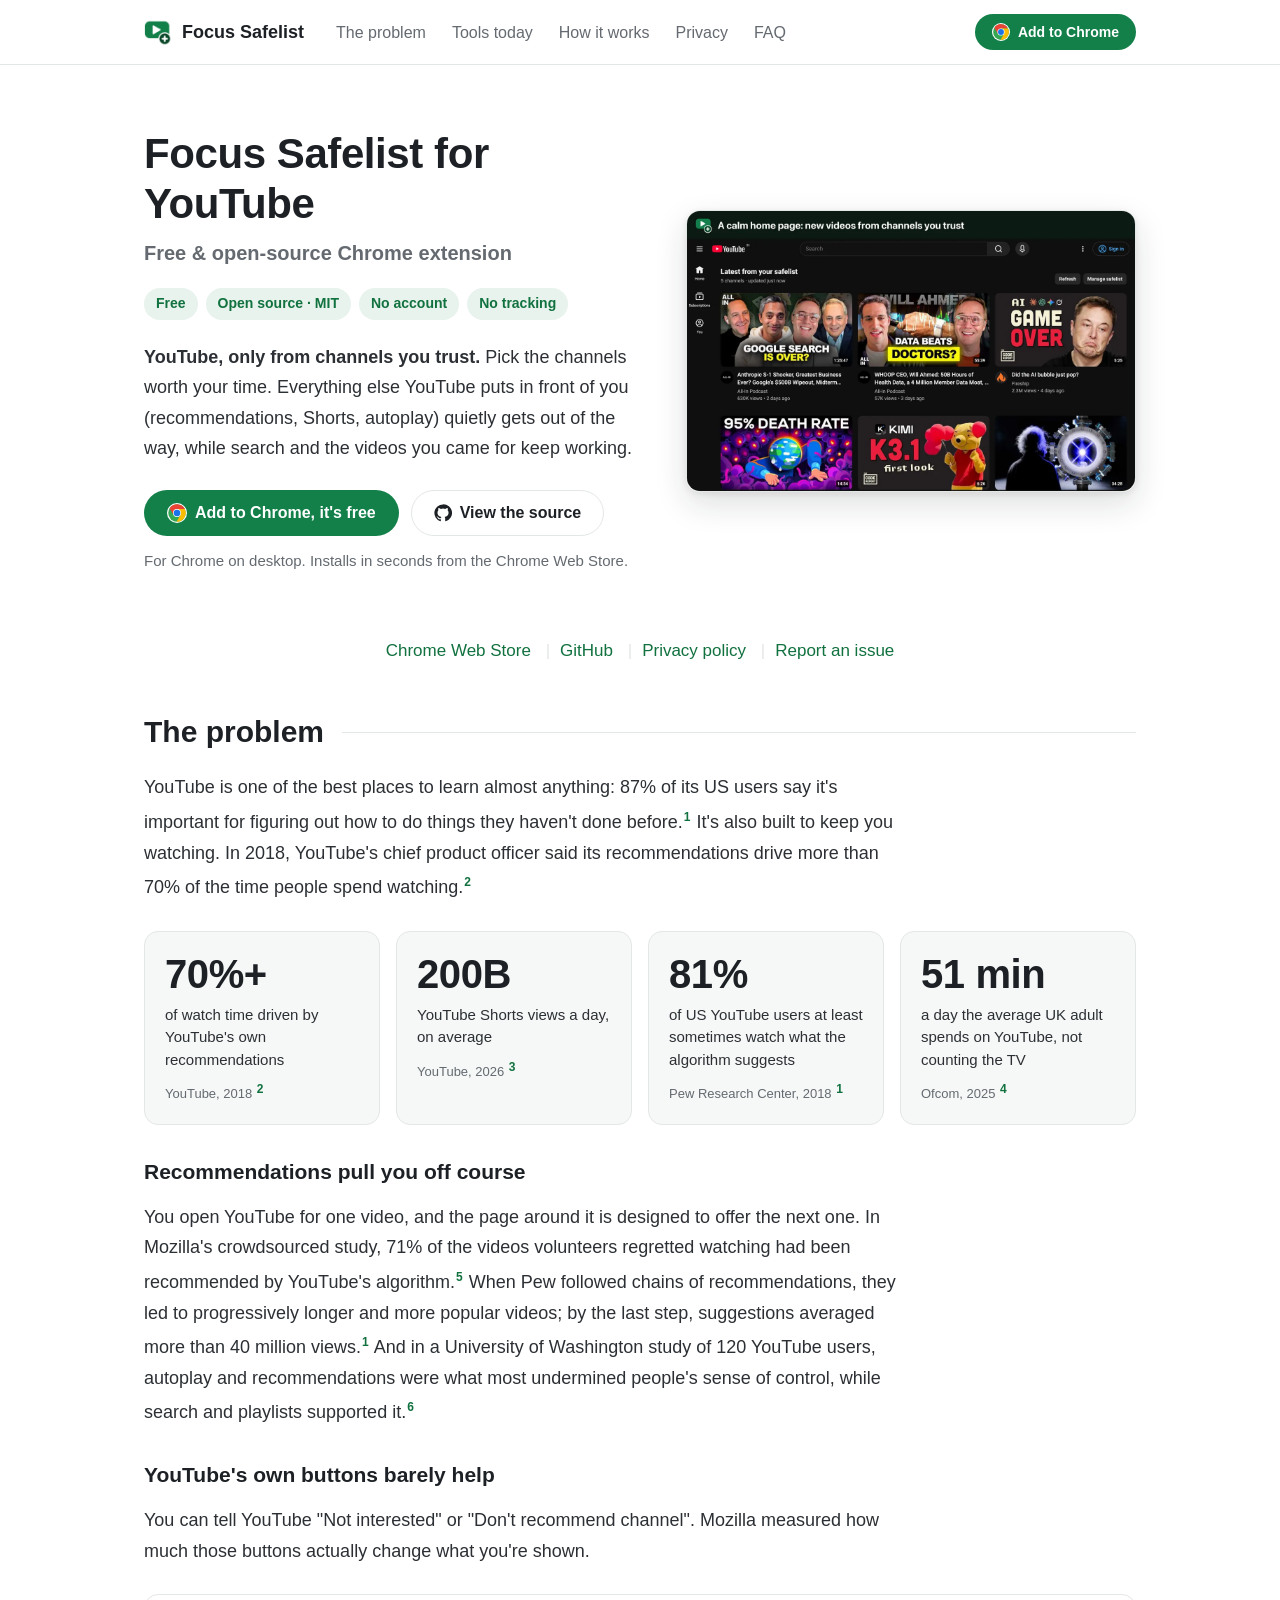
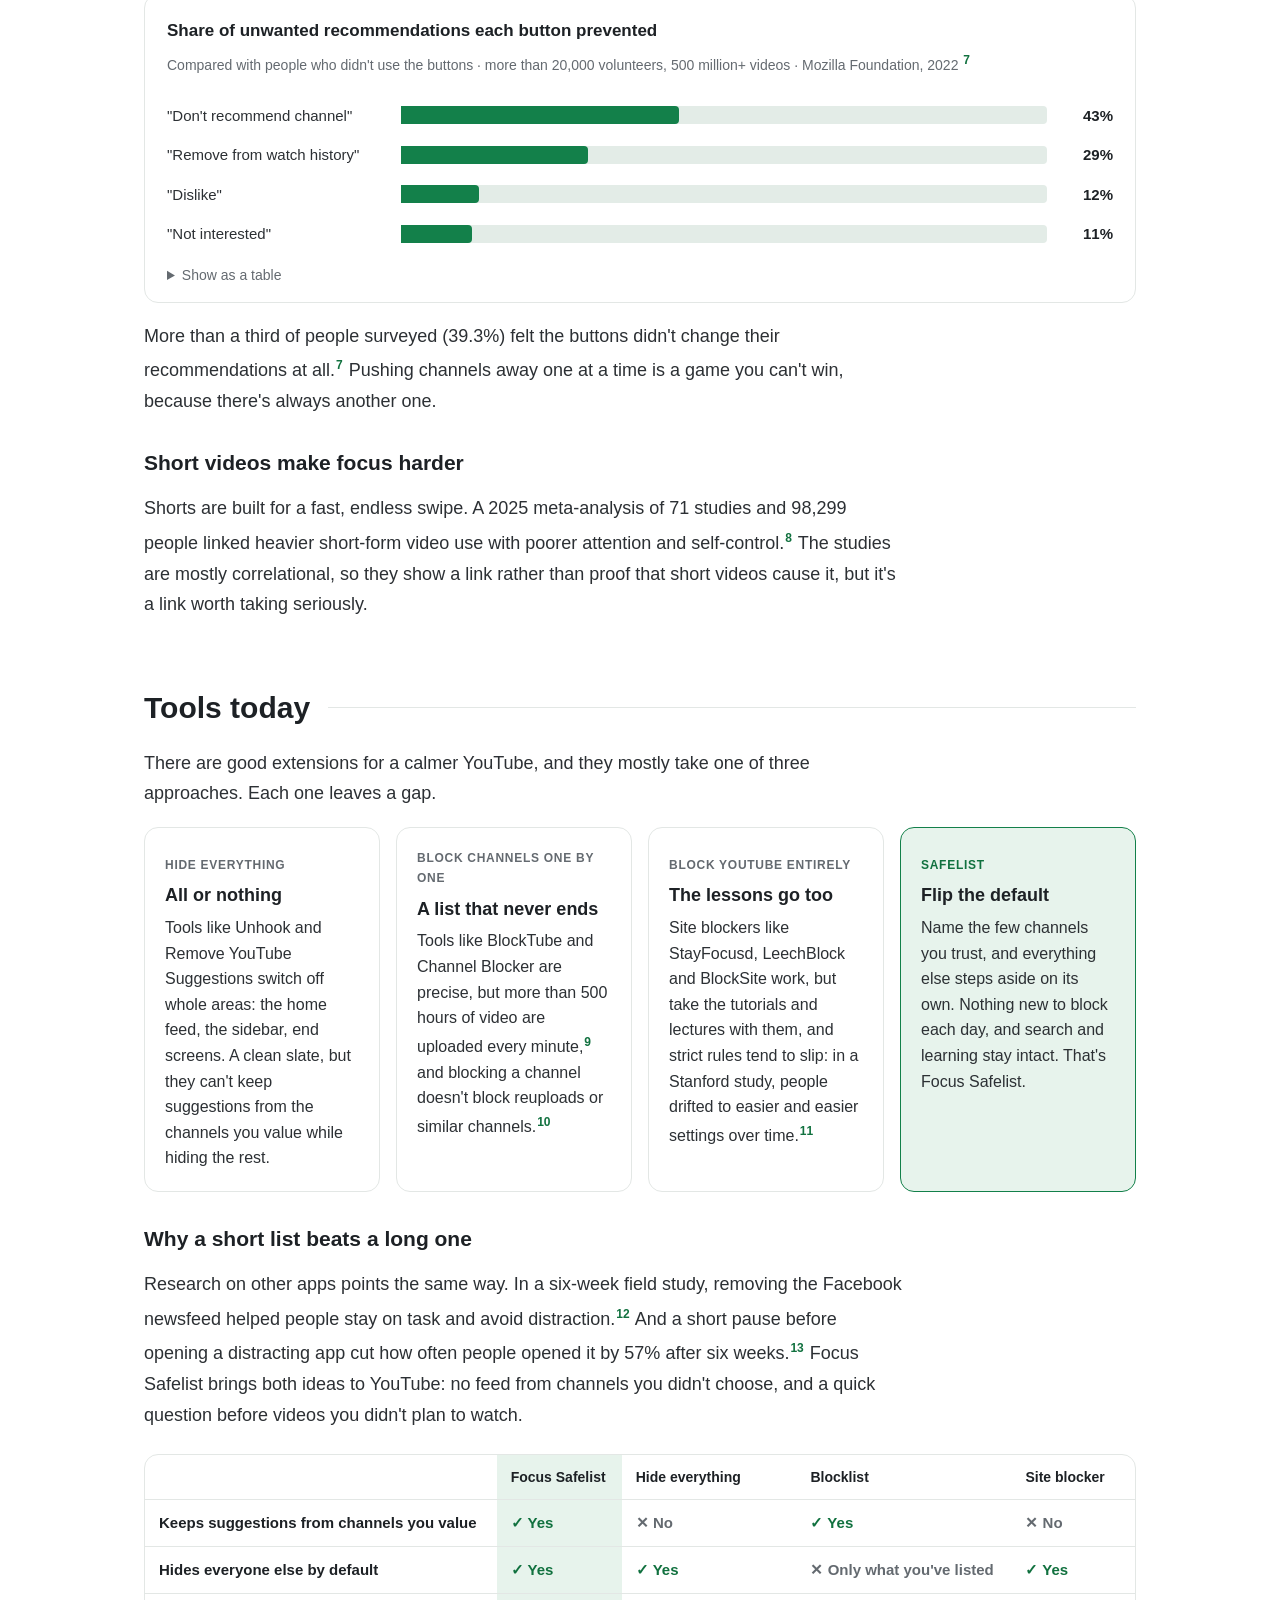
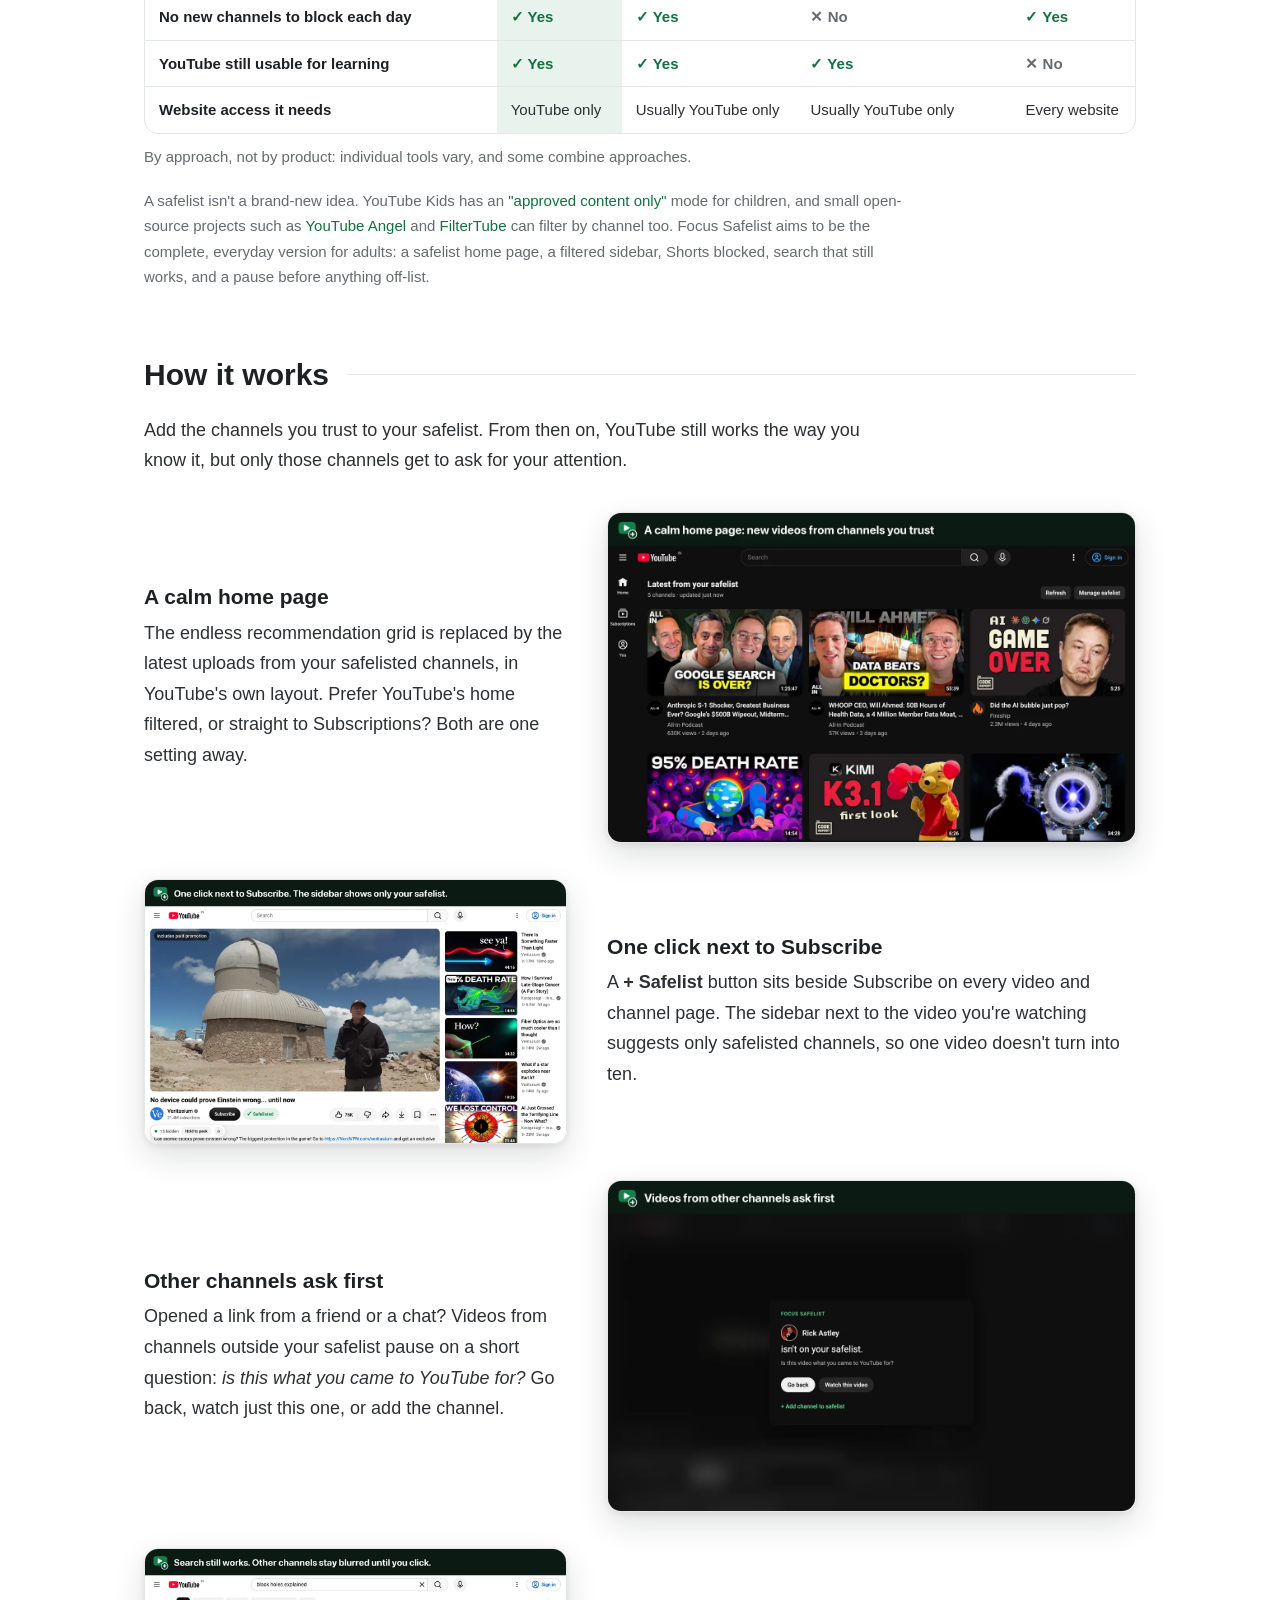
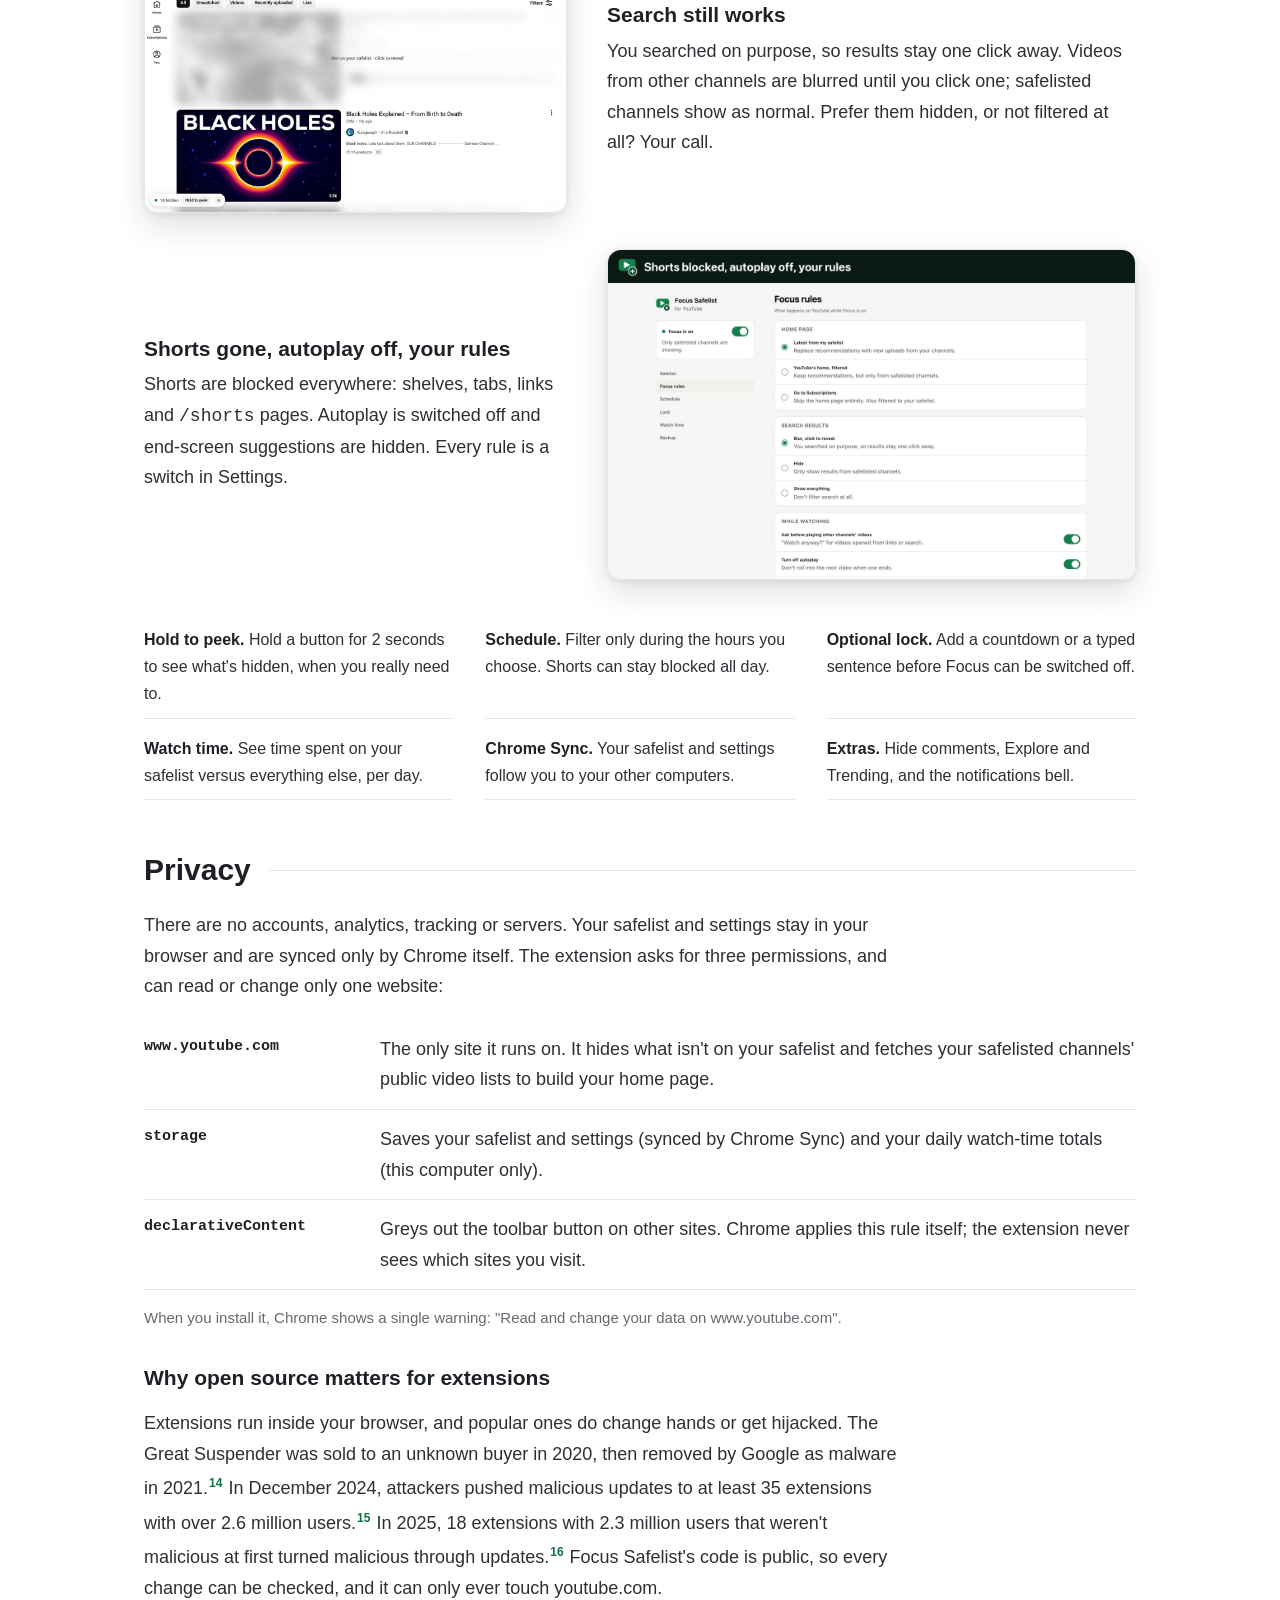
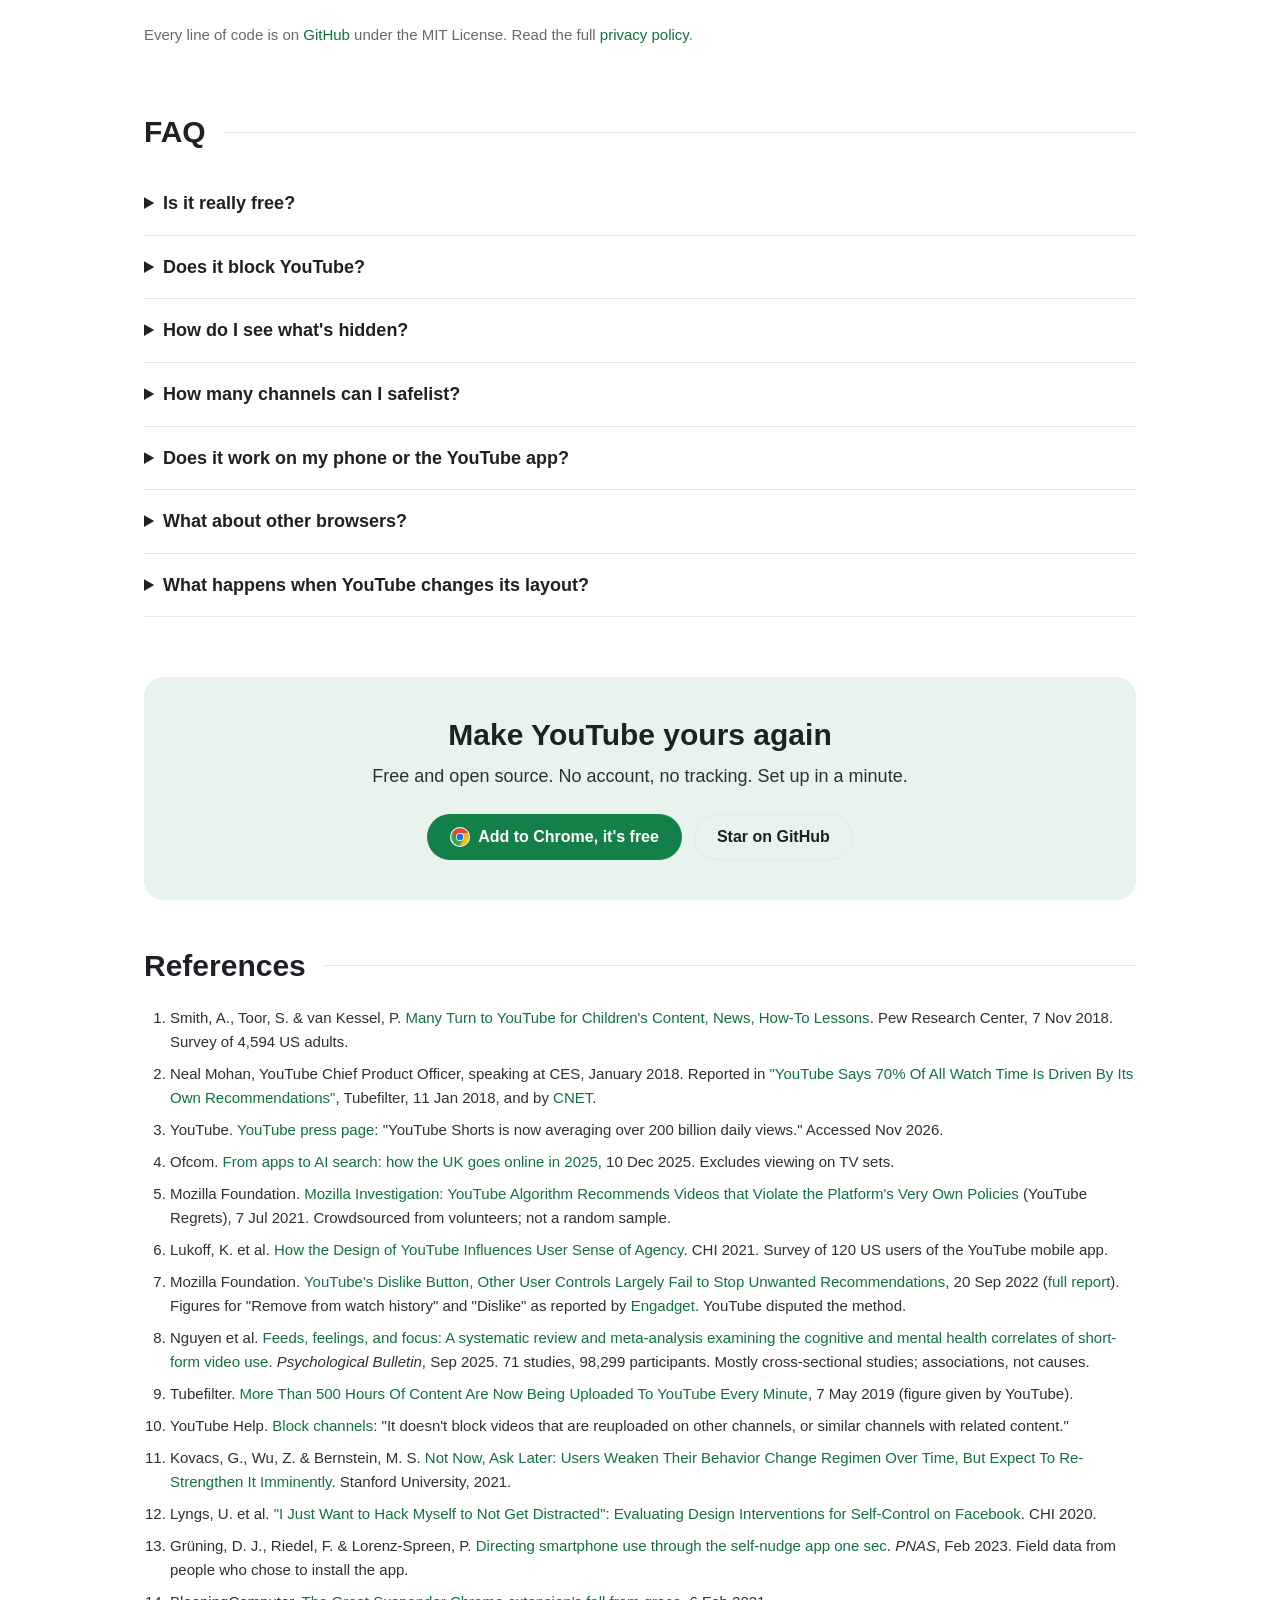
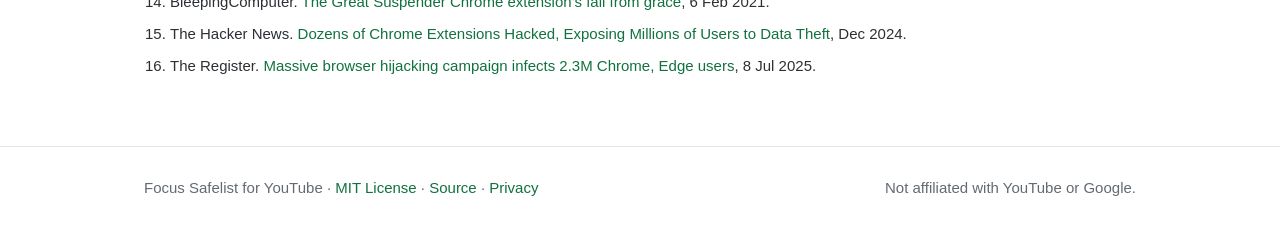
<file: docs/index.html>
<!doctype html>
<html lang="en">
<head>
  <meta charset="utf-8">
  <meta name="viewport" content="width=device-width, initial-scale=1">
  <title>Focus Safelist for YouTube · YouTube, only from channels you trust</title>
  <meta name="description" content="A free, open-source Chrome extension that shows YouTube videos only from channels you trust. Hides other recommendations, blocks Shorts, turns off autoplay. No account, no tracking.">
  <link rel="canonical" href="https://thisisjoey.github.io/focus-safelist/">
  <link rel="icon" type="image/png" href="assets/favicon.png">
  <link rel="stylesheet" href="style.css">
  <meta name="theme-color" content="#13804a">

  <meta property="og:type" content="website">
  <meta property="og:title" content="Focus Safelist for YouTube">
  <meta property="og:description" content="YouTube, only from channels you trust. Free and open source.">
  <meta property="og:url" content="https://thisisjoey.github.io/focus-safelist/">
  <meta property="og:image" content="https://thisisjoey.github.io/focus-safelist/assets/social-card.jpg">
  <meta property="og:image:width" content="1400">
  <meta property="og:image:height" content="560">
  <meta name="twitter:card" content="summary_large_image">

  <script type="application/ld+json">
  {
    "@context": "https://schema.org",
    "@type": "SoftwareApplication",
    "name": "Focus Safelist for YouTube",
    "applicationCategory": "BrowserApplication",
    "operatingSystem": "Chrome",
    "offers": { "@type": "Offer", "price": "0", "priceCurrency": "USD" },
    "license": "https://opensource.org/licenses/MIT",
    "url": "https://thisisjoey.github.io/focus-safelist/",
    "downloadUrl": "https://chromewebstore.google.com/detail/goiilbihmgooemmokanoacgifdchcgjo",
    "codeRepository": "https://github.com/thisisjoey/focus-safelist"
  }
  </script>
</head>
<body>
  <a class="skip" href="#main">Skip to content</a>

  <header class="nav">
    <div class="wrap">
      <a class="brand" href="#top"><img src="assets/icon128.png" alt="" width="28" height="28">Focus Safelist</a>
      <ul class="nav-links">
        <li><a href="#problem">The problem</a></li>
        <li><a href="#tools">Tools today</a></li>
        <li><a href="#how">How it works</a></li>
        <li><a href="#privacy">Privacy</a></li>
        <li><a href="#faq">FAQ</a></li>
      </ul>
      <a class="btn btn-primary btn-small nav-cta" href="https://chromewebstore.google.com/detail/goiilbihmgooemmokanoacgifdchcgjo"><img class="btn-logo" src="assets/chrome.svg" width="20" height="20" alt="">Add to Chrome</a>
    </div>
  </header>

  <main id="main">
    <div class="wrap" id="top">

      <div class="hero">
        <div>
          <h1>Focus Safelist for YouTube</h1>
          <p class="role">Free &amp; open-source Chrome extension</p>
          <ul class="badges" aria-label="At a glance">
            <li>Free</li>
            <li>Open source · MIT</li>
            <li>No account</li>
            <li>No tracking</li>
          </ul>
          <p class="lede"><b>YouTube, only from channels you trust.</b> Pick the channels worth your time. Everything else YouTube puts in front of you (recommendations, Shorts, autoplay) quietly gets out of the way, while search and the videos you came for keep working.</p>
          <div class="cta-row">
            <a class="btn btn-primary" href="https://chromewebstore.google.com/detail/goiilbihmgooemmokanoacgifdchcgjo">
              <img class="btn-logo" src="assets/chrome.svg" width="20" height="20" alt="">
              Add to Chrome, it's free
            </a>
            <a class="btn btn-ghost" href="https://github.com/thisisjoey/focus-safelist">
              <svg viewBox="0 0 24 24" fill="currentColor" aria-hidden="true"><path d="M12 .5a11.5 11.5 0 0 0-3.64 22.41c.58.1.79-.25.79-.56v-2c-3.2.7-3.88-1.37-3.88-1.37-.53-1.33-1.28-1.69-1.28-1.69-1.05-.71.08-.7.08-.7 1.16.08 1.77 1.19 1.77 1.19 1.03 1.77 2.7 1.26 3.36.96.1-.75.4-1.26.73-1.55-2.56-.29-5.25-1.28-5.25-5.69 0-1.26.45-2.29 1.19-3.1-.12-.29-.52-1.47.11-3.06 0 0 .97-.31 3.17 1.18a11 11 0 0 1 5.77 0c2.2-1.49 3.17-1.18 3.17-1.18.63 1.59.23 2.77.11 3.06.74.81 1.19 1.84 1.19 3.1 0 4.42-2.7 5.39-5.26 5.68.41.36.78 1.06.78 2.14v3.17c0 .31.21.67.8.56A11.5 11.5 0 0 0 12 .5Z"/></svg>
              View the source
            </a>
          </div>
          <p class="cta-note">For Chrome on desktop. Installs in seconds from the Chrome Web Store.</p>
        </div>
        <img class="shot" src="assets/screenshot-1-home.webp" width="1280" height="800" alt="YouTube's home page with Focus Safelist on: a grid titled 'Latest from your safelist' showing new uploads from five chosen channels, and no other recommendations.">
      </div>

      <p class="links-row">
        <a href="https://chromewebstore.google.com/detail/goiilbihmgooemmokanoacgifdchcgjo">Chrome Web Store</a> <a href="https://github.com/thisisjoey/focus-safelist">GitHub</a> <a href="https://github.com/thisisjoey/focus-safelist/blob/main/PRIVACY.md">Privacy policy</a> <a href="https://github.com/thisisjoey/focus-safelist/issues">Report an issue</a>
      </p>

      <section id="problem" aria-labelledby="problem-h">
        <h2 id="problem-h">The problem</h2>
        <p class="measure">YouTube is one of the best places to learn almost anything: 87% of its US users say it's important for figuring out how to do things they haven't done before.<sup><a href="#ref-pew">1</a></sup> It's also built to keep you watching. In 2018, YouTube's chief product officer said its recommendations drive more than 70% of the time people spend watching.<sup><a href="#ref-mohan">2</a></sup></p>

        <div class="stats">
          <div class="stat">
            <span class="stat-value">70%+</span>
            <span class="stat-label">of watch time driven by YouTube's own recommendations</span>
            <span class="stat-source">YouTube, 2018 <sup><a href="#ref-mohan">2</a></sup></span>
          </div>
          <div class="stat">
            <span class="stat-value">200B</span>
            <span class="stat-label">YouTube Shorts views a day, on average</span>
            <span class="stat-source">YouTube, 2026 <sup><a href="#ref-shorts">3</a></sup></span>
          </div>
          <div class="stat">
            <span class="stat-value">81%</span>
            <span class="stat-label">of US YouTube users at least sometimes watch what the algorithm suggests</span>
            <span class="stat-source">Pew Research Center, 2018 <sup><a href="#ref-pew">1</a></sup></span>
          </div>
          <div class="stat">
            <span class="stat-value">51 min</span>
            <span class="stat-label">a day the average UK adult spends on YouTube, not counting the TV</span>
            <span class="stat-source">Ofcom, 2025 <sup><a href="#ref-ofcom">4</a></sup></span>
          </div>
        </div>

        <h3 class="gap">Recommendations pull you off course</h3>
        <p class="measure">You open YouTube for one video, and the page around it is designed to offer the next one. In Mozilla's crowdsourced study, 71% of the videos volunteers regretted watching had been recommended by YouTube's algorithm.<sup><a href="#ref-regrets">5</a></sup> When Pew followed chains of recommendations, they led to progressively longer and more popular videos; by the last step, suggestions averaged more than 40 million views.<sup><a href="#ref-pew">1</a></sup> And in a University of Washington study of 120 YouTube users, autoplay and recommendations were what most undermined people's sense of control, while search and playlists supported it.<sup><a href="#ref-lukoff">6</a></sup></p>

        <h3 class="gap">YouTube's own buttons barely help</h3>
        <p class="measure">You can tell YouTube "Not interested" or "Don't recommend channel". Mozilla measured how much those buttons actually change what you're shown.</p>

        <figure class="chart" aria-labelledby="chart-title">
          <p class="chart-title" id="chart-title">Share of unwanted recommendations each button prevented</p>
          <p class="chart-sub">Compared with people who didn't use the buttons · more than 20,000 volunteers, 500 million+ videos · Mozilla Foundation, 2022 <sup><a href="#ref-buttons">7</a></sup></p>
          <ul class="bars">
            <li class="bar-row" tabindex="0" aria-label="Don't recommend channel: prevented 43% of unwanted recommendations">
              <span class="bar-name">"Don't recommend channel"</span>
              <span class="bar-track"><span class="bar-fill" style="width: 43%"></span></span>
              <span class="bar-value">43%</span>
              <span class="bar-tip" aria-hidden="true">"Don't recommend channel" prevented 43% of unwanted recommendations, the best of the four.</span>
            </li>
            <li class="bar-row" tabindex="0" aria-label="Remove from watch history: prevented 29% of unwanted recommendations">
              <span class="bar-name">"Remove from watch history"</span>
              <span class="bar-track"><span class="bar-fill" style="width: 29%"></span></span>
              <span class="bar-value">29%</span>
              <span class="bar-tip" aria-hidden="true">"Remove from watch history" prevented 29% of unwanted recommendations.</span>
            </li>
            <li class="bar-row" tabindex="0" aria-label="Dislike: prevented 12% of unwanted recommendations">
              <span class="bar-name">"Dislike"</span>
              <span class="bar-track"><span class="bar-fill" style="width: 12%"></span></span>
              <span class="bar-value">12%</span>
              <span class="bar-tip" aria-hidden="true">"Dislike" prevented 12% of unwanted recommendations.</span>
            </li>
            <li class="bar-row" tabindex="0" aria-label="Not interested: prevented 11% of unwanted recommendations">
              <span class="bar-name">"Not interested"</span>
              <span class="bar-track"><span class="bar-fill" style="width: 11%"></span></span>
              <span class="bar-value">11%</span>
              <span class="bar-tip" aria-hidden="true">"Not interested" prevented 11% of unwanted recommendations.</span>
            </li>
          </ul>
          <details>
            <summary>Show as a table</summary>
            <table>
              <thead><tr><th scope="col">YouTube button</th><th scope="col">Unwanted recommendations prevented</th></tr></thead>
              <tbody>
                <tr><td>Don't recommend channel</td><td>43%</td></tr>
                <tr><td>Remove from watch history</td><td>29%</td></tr>
                <tr><td>Dislike</td><td>12%</td></tr>
                <tr><td>Not interested</td><td>11%</td></tr>
              </tbody>
            </table>
          </details>
        </figure>
        <p class="measure">More than a third of people surveyed (39.3%) felt the buttons didn't change their recommendations at all.<sup><a href="#ref-buttons">7</a></sup> Pushing channels away one at a time is a game you can't win, because there's always another one.</p>

        <h3 class="gap">Short videos make focus harder</h3>
        <p class="measure">Shorts are built for a fast, endless swipe. A 2025 meta-analysis of 71 studies and 98,299 people linked heavier short-form video use with poorer attention and self-control.<sup><a href="#ref-sfv">8</a></sup> The studies are mostly correlational, so they show a link rather than proof that short videos cause it, but it's a link worth taking seriously.</p>
      </section>

      <section id="tools" aria-labelledby="tools-h">
        <h2 id="tools-h">Tools today</h2>
        <p class="measure">There are good extensions for a calmer YouTube, and they mostly take one of three approaches. Each one leaves a gap.</p>

        <div class="cards">
          <div class="card">
            <span class="tag">Hide everything</span>
            <h3>All or nothing</h3>
            <p>Tools like Unhook and Remove YouTube Suggestions switch off whole areas: the home feed, the sidebar, end screens. A clean slate, but they can't keep suggestions from the channels you value while hiding the rest.</p>
          </div>
          <div class="card">
            <span class="tag">Block channels one by one</span>
            <h3>A list that never ends</h3>
            <p>Tools like BlockTube and Channel Blocker are precise, but more than 500 hours of video are uploaded every minute,<sup><a href="#ref-uploads">9</a></sup> and blocking a channel doesn't block reuploads or similar channels.<sup><a href="#ref-block">10</a></sup></p>
          </div>
          <div class="card">
            <span class="tag">Block YouTube entirely</span>
            <h3>The lessons go too</h3>
            <p>Site blockers like StayFocusd, LeechBlock and BlockSite work, but take the tutorials and lectures with them, and strict rules tend to slip: in a Stanford study, people drifted to easier and easier settings over time.<sup><a href="#ref-kovacs">11</a></sup></p>
          </div>
          <div class="card ours">
            <span class="tag">Safelist</span>
            <h3>Flip the default</h3>
            <p>Name the few channels you trust, and everything else steps aside on its own. Nothing new to block each day, and search and learning stay intact. That's Focus Safelist.</p>
          </div>
        </div>

        <h3 class="gap">Why a short list beats a long one</h3>
        <p class="measure">Research on other apps points the same way. In a six-week field study, removing the Facebook newsfeed helped people stay on task and avoid distraction.<sup><a href="#ref-lyngs">12</a></sup> And a short pause before opening a distracting app cut how often people opened it by 57% after six weeks.<sup><a href="#ref-onesec">13</a></sup> Focus Safelist brings both ideas to YouTube: no feed from channels you didn't choose, and a quick question before videos you didn't plan to watch.</p>

        <div class="table-scroll gap-top">
          <table>
            <caption class="sr-only">How common approaches compare with a safelist</caption>
            <thead>
              <tr>
                <th scope="col"></th>
                <th scope="col" class="col-ours">Focus Safelist</th>
                <th scope="col">Hide everything</th>
                <th scope="col">Blocklist</th>
                <th scope="col">Site blocker</th>
              </tr>
            </thead>
            <tbody>
              <tr>
                <th scope="row">Keeps suggestions from channels you value</th>
                <td class="col-ours"><span class="yes">✓ Yes</span></td>
                <td><span class="no">✕ No</span></td>
                <td><span class="yes">✓ Yes</span></td>
                <td><span class="no">✕ No</span></td>
              </tr>
              <tr>
                <th scope="row">Hides everyone else by default</th>
                <td class="col-ours"><span class="yes">✓ Yes</span></td>
                <td><span class="yes">✓ Yes</span></td>
                <td><span class="no">✕ Only what you've listed</span></td>
                <td><span class="yes">✓ Yes</span></td>
              </tr>
              <tr>
                <th scope="row">No new channels to block each day</th>
                <td class="col-ours"><span class="yes">✓ Yes</span></td>
                <td><span class="yes">✓ Yes</span></td>
                <td><span class="no">✕ No</span></td>
                <td><span class="yes">✓ Yes</span></td>
              </tr>
              <tr>
                <th scope="row">YouTube still usable for learning</th>
                <td class="col-ours"><span class="yes">✓ Yes</span></td>
                <td><span class="yes">✓ Yes</span></td>
                <td><span class="yes">✓ Yes</span></td>
                <td><span class="no">✕ No</span></td>
              </tr>
              <tr>
                <th scope="row">Website access it needs</th>
                <td class="col-ours">YouTube only</td>
                <td>Usually YouTube only</td>
                <td>Usually YouTube only</td>
                <td>Every website</td>
              </tr>
            </tbody>
          </table>
        </div>
        <p class="small muted note">By approach, not by product: individual tools vary, and some combine approaches.</p>

        <p class="measure small muted">A safelist isn't a brand-new idea. YouTube Kids has an <a href="https://support.google.com/youtubekids/answer/6172307">"approved content only"</a> mode for children, and small open-source projects such as <a href="https://github.com/ltrinchini/Youtube-Angel">YouTube Angel</a> and <a href="https://github.com/varshneydevansh/FilterTube">FilterTube</a> can filter by channel too. Focus Safelist aims to be the complete, everyday version for adults: a safelist home page, a filtered sidebar, Shorts blocked, search that still works, and a pause before anything off-list.</p>
      </section>

      <section id="how" aria-labelledby="how-h">
        <h2 id="how-h">How it works</h2>
        <p class="measure">Add the channels you trust to your safelist. From then on, YouTube still works the way you know it, but only those channels get to ask for your attention.</p>

        <div class="feature">
          <div class="feature-text">
            <h3>A calm home page</h3>
            <p>The endless recommendation grid is replaced by the latest uploads from your safelisted channels, in YouTube's own layout. Prefer YouTube's home filtered, or straight to Subscriptions? Both are one setting away.</p>
          </div>
          <figure><img class="shot" src="assets/screenshot-1-home.webp" width="1280" height="800" loading="lazy" alt="Home page showing 'Latest from your safelist' with new videos from chosen channels."></figure>
        </div>

        <div class="feature">
          <div class="feature-text">
            <h3>One click next to Subscribe</h3>
            <p>A <b>+&nbsp;Safelist</b> button sits beside Subscribe on every video and channel page. The sidebar next to the video you're watching suggests only safelisted channels, so one video doesn't turn into ten.</p>
          </div>
          <figure><img class="shot" src="assets/screenshot-2-watch.webp" width="1280" height="800" loading="lazy" alt="A Veritasium video page with a green 'Safelisted' button next to Subscribe, and a sidebar showing only videos from safelisted channels."></figure>
        </div>

        <div class="feature">
          <div class="feature-text">
            <h3>Other channels ask first</h3>
            <p>Opened a link from a friend or a chat? Videos from channels outside your safelist pause on a short question: <i>is this what you came to YouTube for?</i> Go back, watch just this one, or add the channel.</p>
          </div>
          <figure><img class="shot" src="assets/screenshot-3-gate.webp" width="1280" height="800" loading="lazy" alt="A dialog over a blurred page: 'Rick Astley isn't on your safelist. Is this video what you came to YouTube for?' with Go back and Watch this video buttons."></figure>
        </div>

        <div class="feature">
          <div class="feature-text">
            <h3>Search still works</h3>
            <p>You searched on purpose, so results stay one click away. Videos from other channels are blurred until you click one; safelisted channels show as normal. Prefer them hidden, or not filtered at all? Your call.</p>
          </div>
          <figure><img class="shot" src="assets/screenshot-4-search.webp" width="1280" height="800" loading="lazy" alt="Search results for 'black holes explained': a result from a non-safelisted channel is blurred with 'Not on your safelist, click to reveal', while a Kurzgesagt video shows normally."></figure>
        </div>

        <div class="feature">
          <div class="feature-text">
            <h3>Shorts gone, autoplay off, your rules</h3>
            <p>Shorts are blocked everywhere: shelves, tabs, links and <code>/shorts</code> pages. Autoplay is switched off and end-screen suggestions are hidden. Every rule is a switch in Settings.</p>
          </div>
          <figure><img class="shot" src="assets/screenshot-5-settings.webp" width="1280" height="800" loading="lazy" alt="The Focus rules settings page with options for the home page, search results and while watching."></figure>
        </div>

        <ul class="mini-list">
          <li><b>Hold to peek.</b> Hold a button for 2 seconds to see what's hidden, when you really need to.</li>
          <li><b>Schedule.</b> Filter only during the hours you choose. Shorts can stay blocked all day.</li>
          <li><b>Optional lock.</b> Add a countdown or a typed sentence before Focus can be switched off.</li>
          <li><b>Watch time.</b> See time spent on your safelist versus everything else, per day.</li>
          <li><b>Chrome Sync.</b> Your safelist and settings follow you to your other computers.</li>
          <li><b>Extras.</b> Hide comments, Explore and Trending, and the notifications bell.</li>
        </ul>
      </section>

      <section id="privacy" aria-labelledby="privacy-h">
        <h2 id="privacy-h">Privacy</h2>
        <p class="measure">There are no accounts, analytics, tracking or servers. Your safelist and settings stay in your browser and are synced only by Chrome itself. The extension asks for three permissions, and can read or change only one website:</p>
        <ul class="perms">
          <li><code>www.youtube.com</code><span>The only site it runs on. It hides what isn't on your safelist and fetches your safelisted channels' public video lists to build your home page.</span></li>
          <li><code>storage</code><span>Saves your safelist and settings (synced by Chrome Sync) and your daily watch-time totals (this computer only).</span></li>
          <li><code>declarativeContent</code><span>Greys out the toolbar button on other sites. Chrome applies this rule itself; the extension never sees which sites you visit.</span></li>
        </ul>
        <p class="small muted">When you install it, Chrome shows a single warning: "Read and change your data on www.youtube.com".</p>

        <h3 class="gap">Why open source matters for extensions</h3>
        <p class="measure">Extensions run inside your browser, and popular ones do change hands or get hijacked. The Great Suspender was sold to an unknown buyer in 2020, then removed by Google as malware in 2021.<sup><a href="#ref-suspender">14</a></sup> In December 2024, attackers pushed malicious updates to at least 35 extensions with over 2.6 million users.<sup><a href="#ref-cyberhaven">15</a></sup> In 2025, 18 extensions with 2.3 million users that weren't malicious at first turned malicious through updates.<sup><a href="#ref-reddirection">16</a></sup> Focus Safelist's code is public, so every change can be checked, and it can only ever touch youtube.com.</p>
        <p class="small muted">Every line of code is on <a href="https://github.com/thisisjoey/focus-safelist">GitHub</a> under the MIT License. Read the full <a href="https://github.com/thisisjoey/focus-safelist/blob/main/PRIVACY.md">privacy policy</a>.</p>
      </section>

      <section id="faq" class="faq" aria-labelledby="faq-h">
        <h2 id="faq-h">FAQ</h2>
        <details>
          <summary>Is it really free?</summary>
          <p>Yes. No paid tier, no ads, no account. The source code is MIT-licensed on GitHub.</p>
        </details>
        <details>
          <summary>Does it block YouTube?</summary>
          <p>No, and that's the point. Search, your subscriptions and every video from your safelisted channels work as usual. It removes the parts designed to pull you somewhere you didn't plan to go.</p>
        </details>
        <details>
          <summary>How do I see what's hidden?</summary>
          <p>A small bar at the bottom-left of YouTube shows how many videos are hidden. Hold <b>Hold to peek</b> for 2 seconds (you can change this in Settings) to see them. You can also switch Focus off from the toolbar button.</p>
        </details>
        <details>
          <summary>How many channels can I safelist?</summary>
          <p>About 400, the limit of Chrome's sync storage. Most people need far fewer: the point is a short list of channels you'd choose on purpose.</p>
        </details>
        <details>
          <summary>Does it work on my phone or the YouTube app?</summary>
          <p>No. It's a Chrome extension, so it works in Chrome on desktop (Windows, Mac, Linux and ChromeOS).</p>
        </details>
        <details>
          <summary>What about other browsers?</summary>
          <p>It's built and tested for Chrome. Browsers that install extensions from the Chrome Web Store, such as Edge and Brave, may work but aren't tested.</p>
        </details>
        <details>
          <summary>What happens when YouTube changes its layout?</summary>
          <p>YouTube changes its pages often. Everything the extension looks for lives in one file so it can be fixed quickly. If something slips through, please <a href="https://github.com/thisisjoey/focus-safelist/issues">open an issue</a>.</p>
        </details>
      </section>

      <div class="closing">
        <h2>Make YouTube yours again</h2>
        <p>Free and open source. No account, no tracking. Set up in a minute.</p>
        <div class="cta-row">
          <a class="btn btn-primary" href="https://chromewebstore.google.com/detail/goiilbihmgooemmokanoacgifdchcgjo"><img class="btn-logo" src="assets/chrome.svg" width="20" height="20" alt="">Add to Chrome, it's free</a>
          <a class="btn btn-ghost" href="https://github.com/thisisjoey/focus-safelist">Star on GitHub</a>
        </div>
      </div>

      <section id="references" class="refs" aria-labelledby="refs-h">
        <h2 id="refs-h">References</h2>
        <ol>
          <li id="ref-pew">Smith, A., Toor, S. &amp; van Kessel, P. <a href="https://www.pewresearch.org/internet/2018/11/07/many-turn-to-youtube-for-childrens-content-news-how-to-lessons/">Many Turn to YouTube for Children's Content, News, How-To Lessons</a>. Pew Research Center, 7 Nov 2018. Survey of 4,594 US adults.</li>
          <li id="ref-mohan">Neal Mohan, YouTube Chief Product Officer, speaking at CES, January 2018. Reported in <a href="https://www.tubefilter.com/2018/01/11/youtube-most-watch-time-driven-by-recommendations/">"YouTube Says 70% Of All Watch Time Is Driven By Its Own Recommendations"</a>, Tubefilter, 11 Jan 2018, and by <a href="https://www.cnet.com/tech/services-and-software/youtube-ces-2018-neal-mohan/">CNET</a>.</li>
          <li id="ref-shorts">YouTube. <a href="https://blog.youtube/press/">YouTube press page</a>: "YouTube Shorts is now averaging over 200 billion daily views." Accessed Nov 2026.</li>
          <li id="ref-ofcom">Ofcom. <a href="https://www.ofcom.org.uk/media-use-and-attitudes/online-habits/from-apps-to-ai-search-how-the-uk-goes-online-in-2025">From apps to AI search: how the UK goes online in 2025</a>, 10 Dec 2025. Excludes viewing on TV sets.</li>
          <li id="ref-regrets">Mozilla Foundation. <a href="https://www.mozillafoundation.org/en/blog/mozilla-investigation-youtube-algorithm-recommends-videos-that-violate-the-platforms-very-own-policies/">Mozilla Investigation: YouTube Algorithm Recommends Videos that Violate the Platform's Very Own Policies</a> (YouTube Regrets), 7 Jul 2021. Crowdsourced from volunteers; not a random sample.</li>
          <li id="ref-lukoff">Lukoff, K. et al. <a href="https://arxiv.org/abs/2101.11778">How the Design of YouTube Influences User Sense of Agency</a>. CHI 2021. Survey of 120 US users of the YouTube mobile app.</li>
          <li id="ref-buttons">Mozilla Foundation. <a href="https://www.mozillafoundation.org/en/blog/mozilla-investigation-youtubes-dislike-button-other-user-controls-largely-fail-to-stop-unwanted-recommendations/">YouTube's Dislike Button, Other User Controls Largely Fail to Stop Unwanted Recommendations</a>, 20 Sep 2022 (<a href="https://www.mozillafoundation.org/en/research/library/user-controls/">full report</a>). Figures for "Remove from watch history" and "Dislike" as reported by <a href="https://www.engadget.com/mozilla-youtube-recommendation-study-080006930.html">Engadget</a>. YouTube disputed the method.</li>
          <li id="ref-sfv">Nguyen et al. <a href="https://doi.org/10.1037/bul0000498">Feeds, feelings, and focus: A systematic review and meta-analysis examining the cognitive and mental health correlates of short-form video use</a>. <i>Psychological Bulletin</i>, Sep 2025. 71 studies, 98,299 participants. Mostly cross-sectional studies; associations, not causes.</li>
          <li id="ref-uploads">Tubefilter. <a href="https://www.tubefilter.com/2019/05/07/number-hours-video-uploaded-to-youtube-per-minute/">More Than 500 Hours Of Content Are Now Being Uploaded To YouTube Every Minute</a>, 7 May 2019 (figure given by YouTube).</li>
          <li id="ref-block">YouTube Help. <a href="https://support.google.com/youtube/answer/13887963">Block channels</a>: "It doesn't block videos that are reuploaded on other channels, or similar channels with related content."</li>
          <li id="ref-kovacs">Kovacs, G., Wu, Z. &amp; Bernstein, M. S. <a href="https://arxiv.org/abs/2101.11743">Not Now, Ask Later: Users Weaken Their Behavior Change Regimen Over Time, But Expect To Re-Strengthen It Imminently</a>. Stanford University, 2021.</li>
          <li id="ref-lyngs">Lyngs, U. et al. <a href="https://arxiv.org/abs/2001.04180">"I Just Want to Hack Myself to Not Get Distracted": Evaluating Design Interventions for Self-Control on Facebook</a>. CHI 2020.</li>
          <li id="ref-onesec">Grüning, D. J., Riedel, F. &amp; Lorenz-Spreen, P. <a href="https://pmc.ncbi.nlm.nih.gov/articles/PMC9974409/">Directing smartphone use through the self-nudge app one sec</a>. <i>PNAS</i>, Feb 2023. Field data from people who chose to install the app.</li>
          <li id="ref-suspender">BleepingComputer. <a href="https://www.bleepingcomputer.com/news/security/the-great-suspender-chrome-extensions-fall-from-grace/">The Great Suspender Chrome extension's fall from grace</a>, 6 Feb 2021.</li>
          <li id="ref-cyberhaven">The Hacker News. <a href="https://thehackernews.com/2024/12/16-chrome-extensions-hacked-exposing.html">Dozens of Chrome Extensions Hacked, Exposing Millions of Users to Data Theft</a>, Dec 2024.</li>
          <li id="ref-reddirection">The Register. <a href="https://www.theregister.com/2025/07/08/browser_hijacking_campaign/">Massive browser hijacking campaign infects 2.3M Chrome, Edge users</a>, 8 Jul 2025.</li>
        </ol>
      </section>

    </div>
  </main>

  <footer>
    <div class="wrap">
      <span>Focus Safelist for YouTube · <a href="https://github.com/thisisjoey/focus-safelist/blob/main/LICENSE">MIT License</a> · <a href="https://github.com/thisisjoey/focus-safelist">Source</a> · <a href="https://github.com/thisisjoey/focus-safelist/blob/main/PRIVACY.md">Privacy</a></span>
      <span>Not affiliated with YouTube or Google.</span>
    </div>
  </footer>
</body>
</html>
</file>
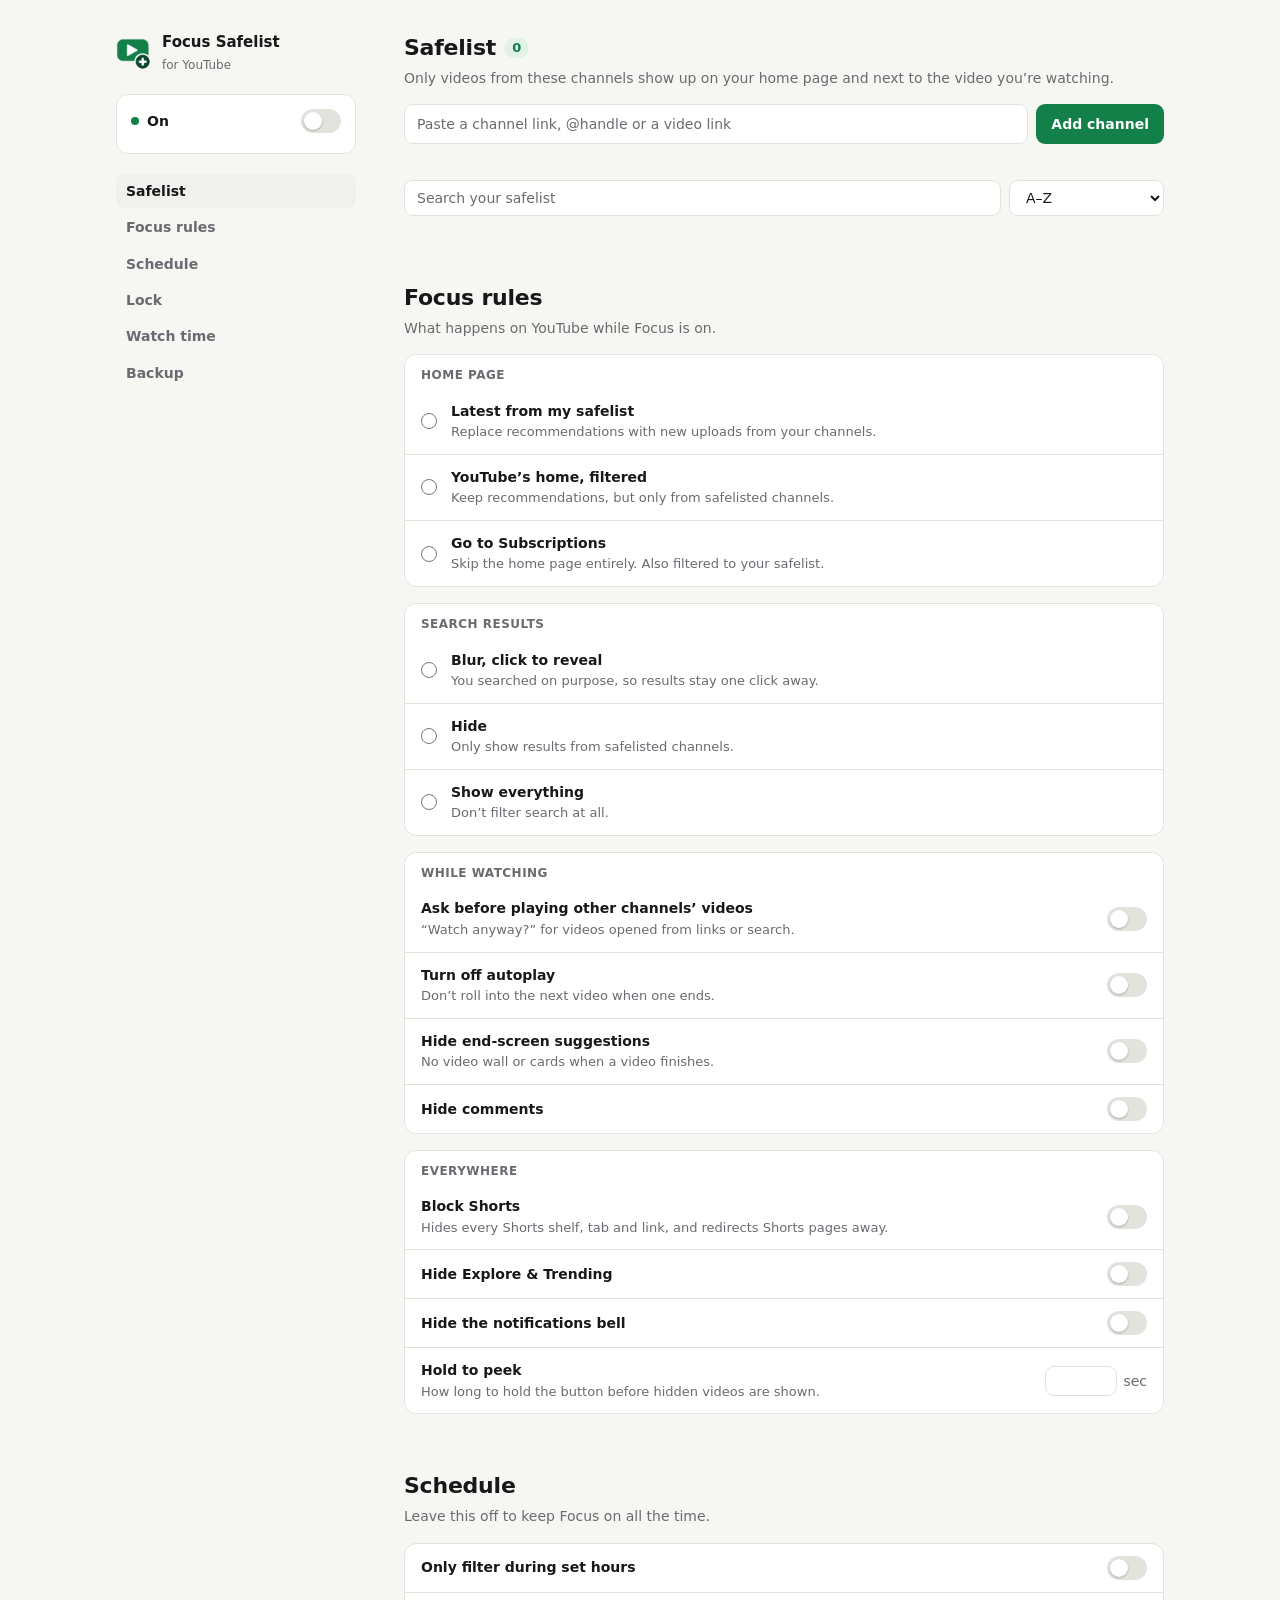
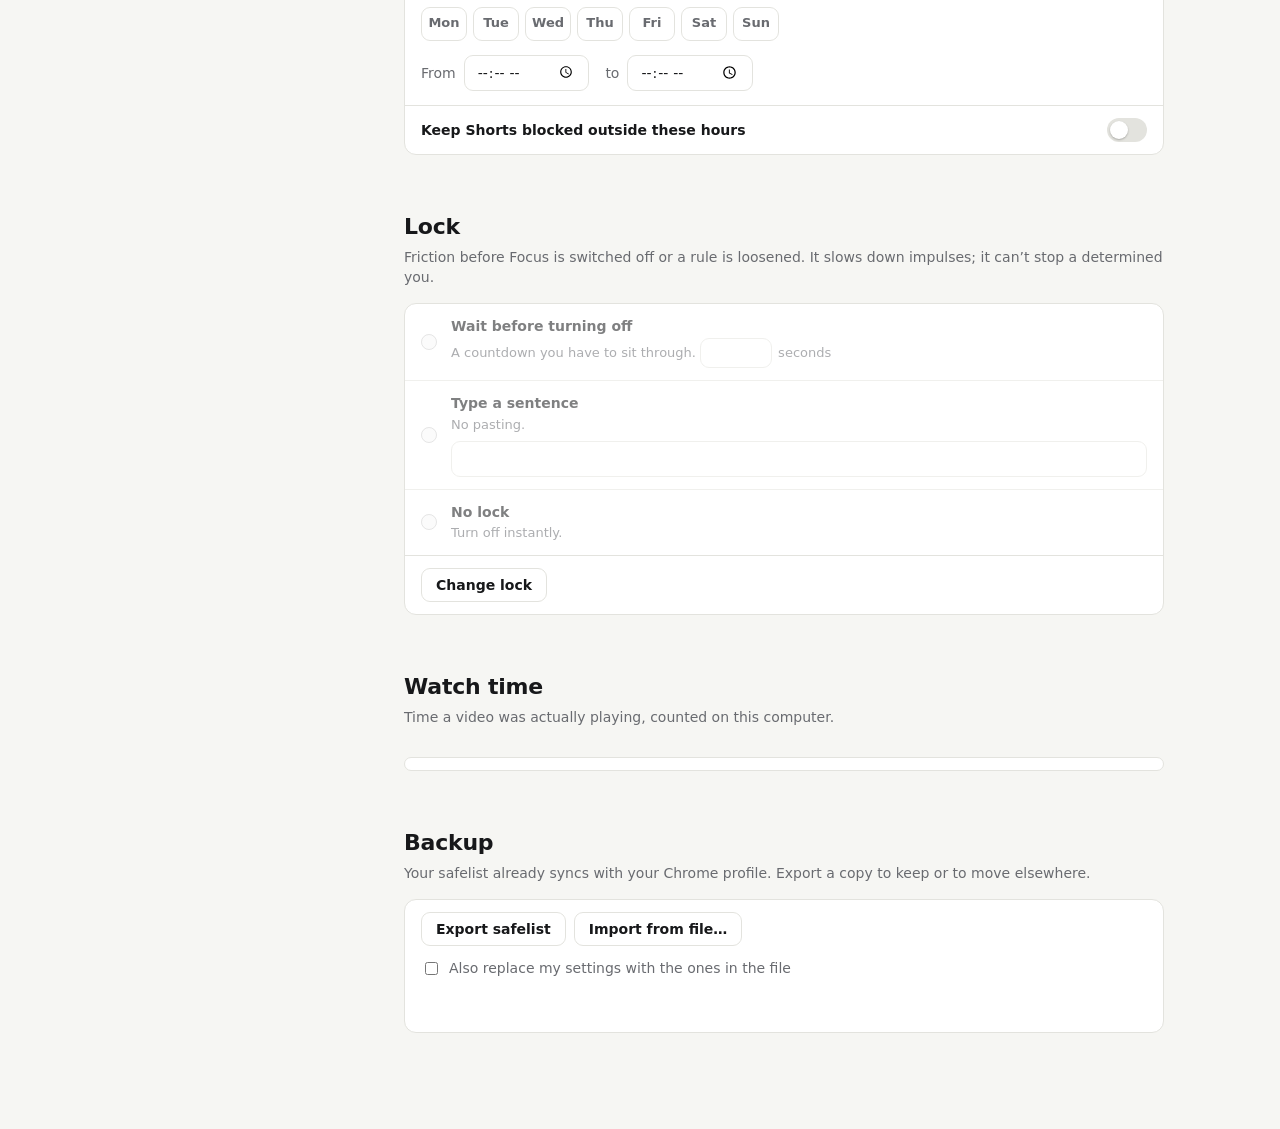
<file: options/options.html>
<!doctype html>
<html lang="en">
  <head>
    <meta charset="utf-8" />
    <meta name="viewport" content="width=device-width, initial-scale=1" />
    <title>Focus Safelist · Settings</title>
    <link rel="stylesheet" href="../lib/ui.css" />
    <link rel="stylesheet" href="options.css" />
  </head>
  <body>
    <div class="layout">
      <aside class="side">
        <div class="brand">
          <img src="../icons/icon48.png" alt="" />
          <div>
            <strong>Focus Safelist</strong>
            <span>for YouTube</span>
          </div>
        </div>

        <div class="status-card" id="status-card">
          <div class="status-row">
            <span class="dot" aria-hidden="true"></span>
            <strong id="status-title">On</strong>
            <label class="switch" title="Focus on or off">
              <input type="checkbox" id="master" aria-label="Focus on or off" />
              <span></span>
            </label>
          </div>
          <p id="status-text" class="muted small"></p>
        </div>

        <nav class="nav" aria-label="Sections">
          <a href="#safelist">Safelist</a>
          <a href="#rules">Focus rules</a>
          <a href="#schedule">Schedule</a>
          <a href="#lock">Lock</a>
          <a href="#stats">Watch time</a>
          <a href="#backup">Backup</a>
        </nav>
      </aside>

      <main>
        <section id="welcome" class="welcome" hidden>
          <h2>Welcome. Let’s make YouTube quieter.</h2>
          <ol>
            <li>Open a video from a channel you trust and click <b>+ Safelist</b> next to Subscribe. You can also paste channel links below.</li>
            <li>Everything else disappears from the home page and the sidebar. Shorts are blocked.</li>
            <li>Need to see what’s hidden? Hold <b>Hold to peek</b> at the bottom-left of YouTube for 2 seconds.</li>
          </ol>
          <p class="muted small">Your safelist is saved to your Chrome profile and syncs to your other Chrome browsers.</p>
        </section>

        <!-- Safelist -->
        <section id="safelist" class="section">
          <header class="section-head">
            <div>
              <h2>Safelist <span id="count-badge" class="badge">0</span></h2>
              <p class="muted">Only videos from these channels show up on your home page and next to the video you’re watching.</p>
            </div>
          </header>

          <form id="add-form" class="add-form" autocomplete="off">
            <input id="add-input" type="text" placeholder="Paste a channel link, @handle or a video link" spellcheck="false" aria-label="Channel to add" />
            <button class="btn primary" type="submit" id="add-btn">Add channel</button>
          </form>
          <p id="add-msg" class="form-msg" role="status"></p>

          <div class="list-tools">
            <input id="filter" type="search" placeholder="Search your safelist" aria-label="Search your safelist" />
            <select id="sort" aria-label="Sort channels">
              <option value="name">A–Z</option>
              <option value="recent">Recently added</option>
            </select>
          </div>

          <ul id="channel-list" class="channel-list"></ul>
          <p id="list-empty" class="empty" hidden>No channels yet. Add one above, or click <b>+ Safelist</b> next to Subscribe while watching.</p>
        </section>

        <!-- Rules -->
        <section id="rules" class="section">
          <header class="section-head">
            <div>
              <h2>Focus rules</h2>
              <p class="muted">What happens on YouTube while Focus is on.</p>
            </div>
          </header>

          <div class="group">
            <h3>Home page</h3>
            <label class="choice">
              <input type="radio" name="homeMode" value="feed" data-setting="homeMode" />
              <span><b>Latest from my safelist</b><small>Replace recommendations with new uploads from your channels.</small></span>
            </label>
            <label class="choice">
              <input type="radio" name="homeMode" value="filter" data-setting="homeMode" />
              <span><b>YouTube’s home, filtered</b><small>Keep recommendations, but only from safelisted channels.</small></span>
            </label>
            <label class="choice">
              <input type="radio" name="homeMode" value="subscriptions" data-setting="homeMode" />
              <span><b>Go to Subscriptions</b><small>Skip the home page entirely. Also filtered to your safelist.</small></span>
            </label>
          </div>

          <div class="group">
            <h3>Search results</h3>
            <label class="choice">
              <input type="radio" name="searchMode" value="blur" data-setting="searchMode" />
              <span><b>Blur, click to reveal</b><small>You searched on purpose, so results stay one click away.</small></span>
            </label>
            <label class="choice">
              <input type="radio" name="searchMode" value="hide" data-setting="searchMode" />
              <span><b>Hide</b><small>Only show results from safelisted channels.</small></span>
            </label>
            <label class="choice">
              <input type="radio" name="searchMode" value="show" data-setting="searchMode" />
              <span><b>Show everything</b><small>Don’t filter search at all.</small></span>
            </label>
          </div>

          <div class="group">
            <h3>While watching</h3>
            <label class="toggle">
              <span><b>Ask before playing other channels’ videos</b><small>“Watch anyway?” for videos opened from links or search.</small></span>
              <span class="switch"><input type="checkbox" data-setting="gateWatch" /><span></span></span>
            </label>
            <label class="toggle">
              <span><b>Turn off autoplay</b><small>Don’t roll into the next video when one ends.</small></span>
              <span class="switch"><input type="checkbox" data-setting="disableAutoplay" /><span></span></span>
            </label>
            <label class="toggle">
              <span><b>Hide end-screen suggestions</b><small>No video wall or cards when a video finishes.</small></span>
              <span class="switch"><input type="checkbox" data-setting="hideEndscreen" /><span></span></span>
            </label>
            <label class="toggle">
              <span><b>Hide comments</b></span>
              <span class="switch"><input type="checkbox" data-setting="hideComments" /><span></span></span>
            </label>
          </div>

          <div class="group">
            <h3>Everywhere</h3>
            <label class="toggle">
              <span><b>Block Shorts</b><small>Hides every Shorts shelf, tab and link, and redirects Shorts pages away.</small></span>
              <span class="switch"><input type="checkbox" data-setting="hideShorts" /><span></span></span>
            </label>
            <label class="toggle">
              <span><b>Hide Explore &amp; Trending</b></span>
              <span class="switch"><input type="checkbox" data-setting="hideExplore" /><span></span></span>
            </label>
            <label class="toggle">
              <span><b>Hide the notifications bell</b></span>
              <span class="switch"><input type="checkbox" data-setting="hideNotifications" /><span></span></span>
            </label>
            <label class="toggle">
              <span><b>Hold to peek</b><small>How long to hold the button before hidden videos are shown.</small></span>
              <span class="inline-input"><input type="number" min="1" max="30" step="1" data-setting="peekHoldSeconds" aria-label="Seconds to hold" /> sec</span>
            </label>
          </div>
        </section>

        <!-- Schedule -->
        <section id="schedule" class="section">
          <header class="section-head">
            <div>
              <h2>Schedule</h2>
              <p class="muted">Leave this off to keep Focus on all the time.</p>
            </div>
          </header>
          <div class="group">
            <label class="toggle">
              <span><b>Only filter during set hours</b><small id="schedule-summary"></small></span>
              <span class="switch"><input type="checkbox" data-setting="schedule.enabled" /><span></span></span>
            </label>
            <fieldset id="schedule-fields" class="schedule-fields">
              <legend class="sr-only">Schedule</legend>
              <div class="days" id="days" role="group" aria-label="Days"></div>
              <div class="hours">
                <label>From <input type="time" data-setting="schedule.start" /></label>
                <label>to <input type="time" data-setting="schedule.end" /></label>
              </div>
              <label class="toggle">
                <span><b>Keep Shorts blocked outside these hours</b></span>
                <span class="switch"><input type="checkbox" data-setting="shortsAlways" /><span></span></span>
              </label>
            </fieldset>
          </div>
        </section>

        <!-- Lock -->
        <section id="lock" class="section">
          <header class="section-head">
            <div>
              <h2>Lock</h2>
              <p class="muted">Friction before Focus is switched off or a rule is loosened. It slows down impulses; it can’t stop a determined you.</p>
            </div>
          </header>
          <div class="group">
            <fieldset id="lock-fields" class="lock-fields" disabled>
              <legend class="sr-only">Lock</legend>
              <label class="choice">
                <input type="radio" name="lockMode" value="wait" />
                <span><b>Wait before turning off</b><small>A countdown you have to sit through. <span class="inline-input"><input type="number" id="lock-seconds" min="5" max="600" step="5" aria-label="Seconds to wait" /> seconds</span></small></span>
              </label>
              <label class="choice">
                <input type="radio" name="lockMode" value="phrase" />
                <span><b>Type a sentence</b><small>No pasting. <input type="text" id="lock-phrase" class="phrase-input" aria-label="Sentence to type" /></small></span>
              </label>
              <label class="choice">
                <input type="radio" name="lockMode" value="none" />
                <span><b>No lock</b><small>Turn off instantly.</small></span>
              </label>
            </fieldset>
            <div class="row">
              <button id="lock-edit" class="btn" type="button">Change lock</button>
              <button id="lock-save" class="btn primary" type="button" hidden>Save lock</button>
              <button id="lock-cancel" class="btn ghost" type="button" hidden>Cancel</button>
            </div>
          </div>
        </section>

        <!-- Stats -->
        <section id="stats" class="section">
          <header class="section-head">
            <div>
              <h2>Watch time</h2>
              <p class="muted">Time a video was actually playing, counted on this computer.</p>
            </div>
          </header>
          <div id="stat-cards" class="stat-cards"></div>
          <ol id="days-list" class="days-list"></ol>
        </section>

        <!-- Backup -->
        <section id="backup" class="section">
          <header class="section-head">
            <div>
              <h2>Backup</h2>
              <p class="muted">Your safelist already syncs with your Chrome profile. Export a copy to keep or to move elsewhere.</p>
            </div>
          </header>
          <div class="group">
            <div class="row">
              <button id="export" class="btn" type="button">Export safelist</button>
              <label class="btn" for="import">Import from file…</label>
              <input id="import" type="file" accept="application/json,.json" hidden />
            </div>
            <label class="check"><input type="checkbox" id="import-settings" /> Also replace my settings with the ones in the file</label>
            <p id="backup-msg" class="form-msg" role="status"></p>
            <p id="usage" class="muted small"></p>
          </div>
        </section>
      </main>
    </div>

    <dialog id="unlock-dialog" class="unlock-dialog" aria-label="Confirm">
      <div id="unlock-body" class="unlock"></div>
    </dialog>

    <div id="toast" class="toast" role="status" hidden>
      <span id="toast-text"></span>
      <button id="toast-action" class="btn ghost" type="button" hidden>Undo</button>
    </div>

    <script src="../lib/core.js"></script>
    <script src="../lib/store.js"></script>
    <script src="../lib/unlock.js"></script>
    <script src="options.js"></script>
  </body>
</html>
</file>
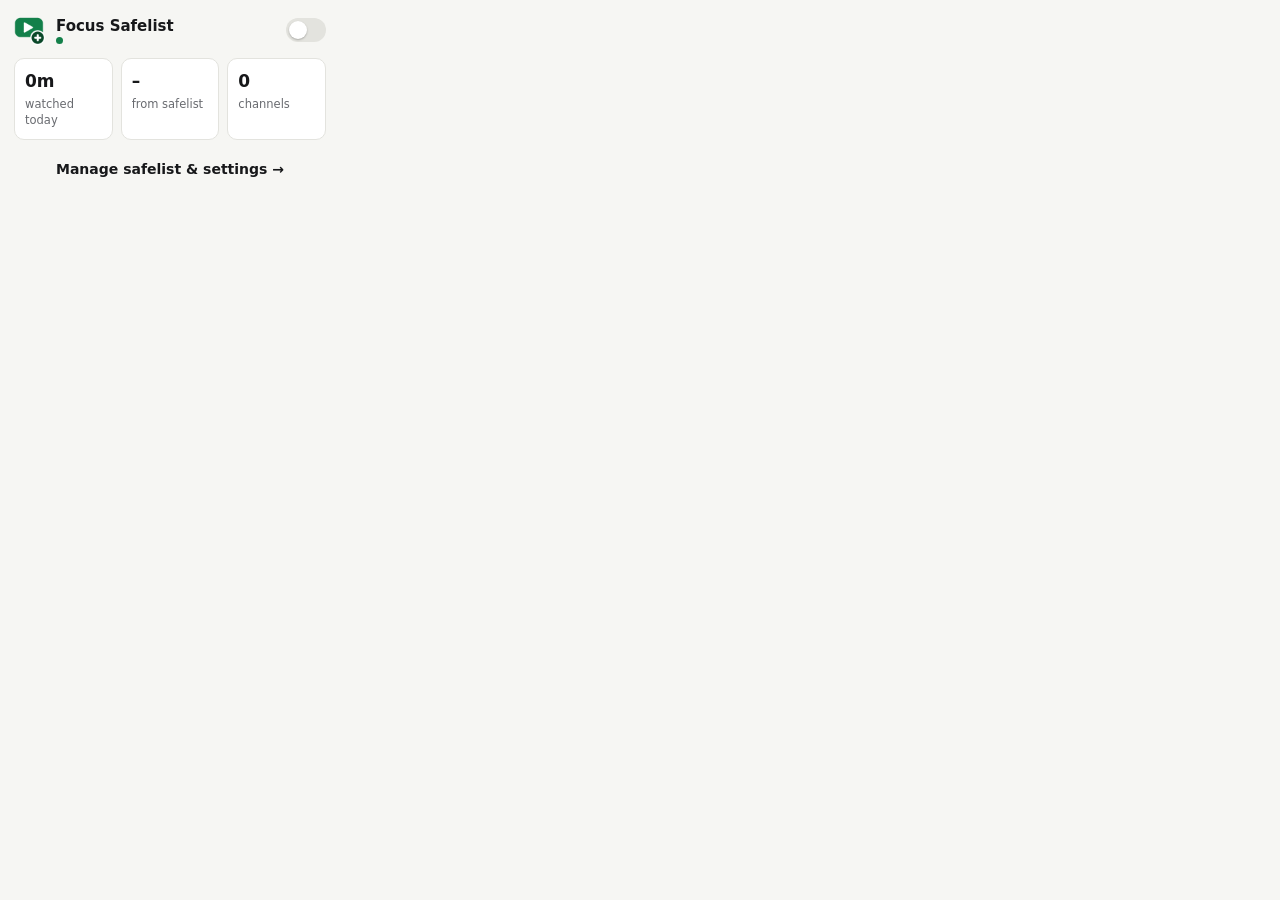
<file: popup/popup.html>
<!doctype html>
<html lang="en">
  <head>
    <meta charset="utf-8" />
    <title>Focus Safelist</title>
    <link rel="stylesheet" href="../lib/ui.css" />
    <link rel="stylesheet" href="popup.css" />
  </head>
  <body data-state="active">
    <header class="top">
      <img src="../icons/icon48.png" alt="" class="logo" />
      <div class="title">
        <h1>Focus Safelist</h1>
        <p id="status" class="status"></p>
      </div>
      <label class="switch" title="Focus on or off">
        <input type="checkbox" id="master" aria-label="Focus on or off" />
        <span></span>
      </label>
    </header>

    <section id="unlock" class="unlock panel" hidden></section>

    <section id="current" class="current panel" hidden>
      <div class="avatar-wrap">
        <img id="cur-avatar" class="avatar" alt="" hidden />
        <span id="cur-initial" class="avatar initial" aria-hidden="true"></span>
      </div>
      <div class="cur-text">
        <p id="cur-name" class="cur-name"></p>
        <p id="cur-state" class="cur-state"></p>
      </div>
      <button id="cur-btn" class="btn" type="button"></button>
    </section>

    <section class="stats">
      <div class="stat">
        <strong id="today-total">0m</strong>
        <span>watched today</span>
      </div>
      <div class="stat">
        <strong id="today-safe">–</strong>
        <span>from safelist</span>
      </div>
      <div class="stat">
        <strong id="count">0</strong>
        <span>channels</span>
      </div>
    </section>

    <footer>
      <button id="open-options" class="btn ghost wide" type="button">Manage safelist &amp; settings →</button>
    </footer>

    <script src="../lib/core.js"></script>
    <script src="../lib/store.js"></script>
    <script src="../lib/unlock.js"></script>
    <script src="popup.js"></script>
  </body>
</html>
</file>
<file: docs/style.css>
/* Focus Safelist for YouTube: project site. Plain CSS, no build step. */

:root {
  --bg: #ffffff;
  --surface: #f6f8f7;
  --text: #2c3034;
  --heading: #1d2125;
  --muted: #646a70;
  --line: #e3e7e5;
  --link: #11713f;
  --accent: #13804a;
  --accent-hover: #0f6b3d;
  --accent-ink: #ffffff;
  --accent-soft: #e7f3ec;
  --track: #e3ece7;
  --shadow: 0 12px 32px rgba(20, 30, 25, 0.14), 0 2px 6px rgba(20, 30, 25, 0.08);
  --radius: 14px;
  --wrap: 1040px;
  color-scheme: light;
}

@media (prefers-color-scheme: dark) {
  :root {
    --bg: #0f1211;
    --surface: #171b19;
    --text: #d9dedb;
    --heading: #f1f4f2;
    --muted: #9aa39e;
    --line: #2a302d;
    --link: #5fd896;
    --accent: #4fd88f;
    --accent-hover: #6be3a3;
    --accent-ink: #08170f;
    --accent-soft: #15281e;
    --track: #213029;
    --shadow: 0 12px 32px rgba(0, 0, 0, 0.5);
    color-scheme: dark;
  }
}

* {
  box-sizing: border-box;
}

html {
  scroll-behavior: smooth;
  scroll-padding-top: 80px;
}

body {
  margin: 0;
  background: var(--bg);
  color: var(--text);
  font: 18px/1.7 -apple-system, BlinkMacSystemFont, 'Segoe UI', Roboto, 'Helvetica Neue', Arial, sans-serif;
  -webkit-font-smoothing: antialiased;
}

a {
  color: var(--link);
  text-decoration: none;
}
a:hover {
  text-decoration: underline;
}
a:focus-visible,
button:focus-visible,
summary:focus-visible {
  outline: 2px solid var(--accent);
  outline-offset: 3px;
  border-radius: 4px;
}

img {
  max-width: 100%;
  height: auto;
}

h1,
h2,
h3 {
  color: var(--heading);
  line-height: 1.2;
}

.wrap {
  max-width: var(--wrap);
  margin: 0 auto;
  padding: 0 24px;
}

.skip {
  position: absolute;
  left: -9999px;
}
.skip:focus {
  left: 16px;
  top: 12px;
  z-index: 10;
  padding: 8px 14px;
  background: var(--bg);
}

/* ---------- Nav ---------- */

.nav {
  position: sticky;
  top: 0;
  z-index: 5;
  background: color-mix(in srgb, var(--bg) 88%, transparent);
  backdrop-filter: saturate(1.4) blur(10px);
  border-bottom: 1px solid var(--line);
}
.nav .wrap {
  display: flex;
  align-items: center;
  gap: 32px;
  height: 64px;
}
.brand {
  display: flex;
  align-items: center;
  gap: 10px;
  color: var(--heading);
  font-weight: 700;
  white-space: nowrap;
}
.brand:hover {
  text-decoration: none;
}
.brand img {
  width: 28px;
  height: 28px;
}
.nav-links {
  display: flex;
  gap: 26px;
  margin: 0;
  padding: 0;
  list-style: none;
  overflow-x: auto;
  scrollbar-width: none;
}
.nav-links a {
  color: var(--muted);
  font-size: 16px;
  white-space: nowrap;
}
.nav-links a:hover {
  color: var(--heading);
  text-decoration: none;
}
.nav-cta {
  margin-left: auto;
  white-space: nowrap;
}

/* ---------- Buttons & badges ---------- */

.btn {
  display: inline-flex;
  align-items: center;
  gap: 8px;
  padding: 12px 22px;
  border: 1px solid transparent;
  border-radius: 999px;
  font-size: 16px;
  font-weight: 600;
  line-height: 1.2;
  white-space: nowrap;
}
.btn:hover {
  text-decoration: none;
}
.btn-primary {
  background: var(--accent);
  color: var(--accent-ink);
}
.btn-primary:hover {
  background: var(--accent-hover);
}
.btn-ghost {
  border-color: var(--line);
  color: var(--heading);
}
.btn-ghost:hover {
  background: var(--surface);
}
.btn-small {
  padding: 8px 16px;
  font-size: 14px;
}
.btn svg {
  width: 18px;
  height: 18px;
  flex: none;
}
.btn-logo {
  width: 20px;
  height: 20px;
  flex: none;
}
.btn-small .btn-logo {
  width: 18px;
  height: 18px;
}

.badges {
  display: flex;
  flex-wrap: wrap;
  gap: 8px;
  margin: 0 0 22px;
  padding: 0;
  list-style: none;
}
.badges li {
  padding: 4px 12px;
  border-radius: 999px;
  background: var(--accent-soft);
  color: var(--link);
  font-size: 14px;
  font-weight: 600;
}

/* ---------- Hero ---------- */

.hero {
  display: grid;
  grid-template-columns: 1.1fr 1fr;
  gap: 48px;
  align-items: center;
  padding: 64px 0 24px;
}
.hero h1 {
  margin: 0 0 6px;
  font-size: 42px;
  letter-spacing: -0.01em;
}
.hero .role {
  margin: 0 0 18px;
  color: var(--muted);
  font-size: 20px;
  font-weight: 600;
}
.hero .lede {
  margin: 0 0 18px;
}
.cta-row {
  display: flex;
  flex-wrap: wrap;
  gap: 12px;
  margin: 26px 0 12px;
}
.cta-note {
  margin: 0;
  color: var(--muted);
  font-size: 15px;
}
.shot {
  display: block;
  border: 1px solid var(--line);
  border-radius: var(--radius);
  box-shadow: var(--shadow);
}
.links-row {
  margin: 40px 0 8px;
  text-align: center;
  font-size: 17px;
}
.links-row a {
  white-space: nowrap;
}
.links-row a + a::before {
  content: '|';
  margin: 0 10px;
  color: var(--line);
}

/* ---------- Sections ---------- */

section {
  padding: 40px 0 12px;
}
section h2 {
  display: flex;
  align-items: center;
  gap: 18px;
  margin: 0 0 22px;
  font-size: 30px;
}
section h2::after {
  content: '';
  flex: 1;
  height: 1px;
  background: var(--line);
}
section h3 {
  margin: 0 0 8px;
  font-size: 21px;
}
section h3.gap {
  margin-top: 34px;
}
.gap-top {
  margin-top: 24px;
}
.note {
  margin: 10px 0 18px;
}
.sr-only {
  position: absolute;
  width: 1px;
  height: 1px;
  overflow: hidden;
  clip: rect(0 0 0 0);
  white-space: nowrap;
}
.measure {
  max-width: 760px;
}
.muted {
  color: var(--muted);
}
.small {
  font-size: 15px;
}
sup a {
  font-size: 12px;
  font-weight: 600;
  padding: 0 1px;
}

/* ---------- Stat tiles ---------- */

.stats {
  display: grid;
  grid-template-columns: repeat(auto-fit, minmax(210px, 1fr));
  gap: 16px;
  margin: 28px 0 8px;
}
.stat {
  padding: 20px 20px 18px;
  border: 1px solid var(--line);
  border-radius: var(--radius);
  background: var(--surface);
}
.stat-value {
  display: block;
  color: var(--heading);
  font-size: 40px;
  font-weight: 650;
  line-height: 1.1;
  letter-spacing: -0.01em;
}
.stat-label {
  display: block;
  margin-top: 8px;
  font-size: 15px;
  line-height: 1.5;
}
.stat-source {
  display: block;
  margin-top: 8px;
  color: var(--muted);
  font-size: 13px;
}

/* ---------- Bar chart (single series, ranked) ---------- */

.chart {
  margin: 28px 0 8px;
  padding: 22px 22px 14px;
  border: 1px solid var(--line);
  border-radius: var(--radius);
}
.chart-title {
  margin: 0 0 4px;
  color: var(--heading);
  font-size: 17px;
  font-weight: 650;
}
.chart-sub {
  margin: 0 0 18px;
  color: var(--muted);
  font-size: 14px;
}
.bars {
  margin: 0;
  padding: 0;
  list-style: none;
}
.bar-row {
  position: relative;
  display: grid;
  grid-template-columns: minmax(150px, 220px) 1fr 52px;
  gap: 14px;
  align-items: center;
  padding: 7px 0;
  border-radius: 6px;
}
.bar-row:hover,
.bar-row:focus-within,
.bar-row:focus {
  background: var(--surface);
  outline: none;
}
.bar-name {
  font-size: 15px;
  line-height: 1.3;
}
.bar-track {
  height: 18px;
  border-radius: 4px;
  background: var(--track);
}
.bar-fill {
  display: block;
  height: 100%;
  border-radius: 0 4px 4px 0;
  background: var(--accent);
}
.bar-value {
  color: var(--heading);
  font-size: 15px;
  font-weight: 650;
  text-align: right;
  font-variant-numeric: tabular-nums;
}
.bar-tip {
  position: absolute;
  left: 50%;
  bottom: calc(100% + 4px);
  z-index: 2;
  width: max-content;
  max-width: min(320px, 80vw);
  padding: 8px 12px;
  border-radius: 8px;
  background: var(--heading);
  color: var(--bg);
  font-size: 13px;
  line-height: 1.45;
  opacity: 0;
  pointer-events: none;
  transform: translate(-50%, 4px);
  transition: opacity 0.12s, transform 0.12s;
}
.bar-row:hover .bar-tip,
.bar-row:focus .bar-tip {
  opacity: 1;
  transform: translate(-50%, 0);
}
.chart details {
  margin-top: 10px;
  font-size: 14px;
}
.chart summary {
  color: var(--muted);
  cursor: pointer;
}
.chart table {
  margin-top: 8px;
}

/* ---------- Cards ---------- */

.cards {
  display: grid;
  grid-template-columns: repeat(auto-fit, minmax(230px, 1fr));
  gap: 16px;
  margin-top: 8px;
}
.card {
  padding: 20px;
  border: 1px solid var(--line);
  border-radius: var(--radius);
}
.card h3 {
  font-size: 18px;
}
.card p {
  margin: 0;
  font-size: 16px;
  line-height: 1.6;
}
.card .tag {
  display: inline-block;
  margin-bottom: 10px;
  color: var(--muted);
  font-size: 12px;
  font-weight: 700;
  letter-spacing: 0.06em;
  text-transform: uppercase;
}
.card.ours {
  border-color: var(--accent);
  background: var(--accent-soft);
}
.card.ours .tag {
  color: var(--link);
}

/* ---------- Feature rows ---------- */

.feature {
  display: grid;
  grid-template-columns: 1fr 1.25fr;
  gap: 40px;
  align-items: center;
  margin: 36px 0;
}
.feature:nth-of-type(even) .feature-text {
  order: 2;
}
.feature-text p {
  margin: 0;
}
.feature figure {
  margin: 0;
}

.mini-list {
  display: grid;
  grid-template-columns: repeat(auto-fit, minmax(260px, 1fr));
  gap: 6px 32px;
  margin: 8px 0 0;
  padding: 0;
  list-style: none;
}
.mini-list li {
  padding: 10px 0;
  border-bottom: 1px solid var(--line);
  font-size: 16px;
}
.mini-list b {
  color: var(--heading);
}

/* ---------- Table ---------- */

.table-scroll {
  overflow-x: auto;
  border: 1px solid var(--line);
  border-radius: var(--radius);
}
table {
  width: 100%;
  border-collapse: collapse;
  font-size: 15px;
  line-height: 1.45;
}
th,
td {
  padding: 12px 14px;
  border-bottom: 1px solid var(--line);
  text-align: left;
  vertical-align: top;
}
tbody tr:last-child th,
tbody tr:last-child td {
  border-bottom: 0;
}
thead th {
  color: var(--heading);
  font-size: 14px;
  white-space: nowrap;
}
tbody th {
  color: var(--heading);
  font-weight: 600;
  min-width: 190px;
}
.col-ours {
  background: var(--accent-soft);
}
.yes,
.no,
.part {
  font-weight: 600;
  white-space: nowrap;
}
.yes {
  color: var(--link);
}
.no {
  color: var(--muted);
}

/* ---------- Privacy / permissions ---------- */

.perms {
  margin: 8px 0 0;
  padding: 0;
  list-style: none;
}
.perms li {
  display: grid;
  grid-template-columns: 220px 1fr;
  gap: 16px;
  padding: 14px 0;
  border-bottom: 1px solid var(--line);
}
.perms code {
  color: var(--heading);
  font-size: 15px;
  font-weight: 600;
}

/* ---------- FAQ ---------- */

.faq details {
  border-bottom: 1px solid var(--line);
}
.faq summary {
  padding: 16px 0;
  color: var(--heading);
  font-weight: 600;
  cursor: pointer;
}
.faq details p {
  margin: 0 0 18px;
}

/* ---------- Closing CTA, references, footer ---------- */

.closing {
  margin: 48px 0 8px;
  padding: 40px 32px;
  border-radius: 20px;
  background: var(--accent-soft);
  text-align: center;
}
.closing h2 {
  display: block;
  margin: 0 0 8px;
  font-size: 30px;
}
.closing h2::after {
  display: none;
}
.closing p {
  margin: 0 0 22px;
}
.closing .cta-row {
  justify-content: center;
  margin: 0;
}

.refs ol {
  margin: 0;
  padding-left: 26px;
  font-size: 15px;
  line-height: 1.6;
}
.refs li {
  margin-bottom: 8px;
  overflow-wrap: anywhere;
}
.refs li:target {
  background: var(--accent-soft);
  border-radius: 4px;
}

footer {
  margin-top: 48px;
  padding: 28px 0 40px;
  border-top: 1px solid var(--line);
  color: var(--muted);
  font-size: 15px;
}
footer .wrap {
  display: flex;
  flex-wrap: wrap;
  gap: 8px 24px;
  justify-content: space-between;
}

/* ---------- Small screens ---------- */

@media (max-width: 860px) {
  body {
    font-size: 17px;
  }
  .nav .wrap {
    gap: 18px;
  }
  .nav-links {
    display: none;
  }
  .hero,
  .feature {
    grid-template-columns: 1fr;
    gap: 28px;
  }
  .hero {
    padding-top: 40px;
  }
  .hero h1 {
    font-size: 34px;
  }
  .feature:nth-of-type(even) .feature-text {
    order: 0;
  }
  .perms li {
    grid-template-columns: 1fr;
    gap: 4px;
  }
  .bar-row {
    grid-template-columns: 1fr 48px;
  }
  .bar-name {
    grid-column: 1 / -1;
  }
}

@media (max-width: 480px) {
  .wrap {
    padding: 0 16px;
  }
  .nav-cta {
    padding: 8px 12px;
  }
  .cta-row .btn {
    flex: 1 1 100%;
    justify-content: center;
  }
  .stats {
    grid-template-columns: repeat(2, 1fr);
    gap: 12px;
  }
  .links-row {
    display: flex;
    flex-wrap: wrap;
    justify-content: center;
    gap: 6px 20px;
  }
  .links-row a + a::before {
    display: none;
  }
  .stat {
    padding: 16px 14px 14px;
  }
  .stat-value {
    font-size: 30px;
  }
  .closing {
    padding: 32px 18px;
  }
}

@media (prefers-reduced-motion: reduce) {
  html {
    scroll-behavior: auto;
  }
  .bar-tip {
    transition: none;
  }
}
</file>
<file: lib/ui.css>
/* Shared look for the popup and the options page. */

:root {
  color-scheme: light dark;
  --bg: #f6f6f3;
  --surface: #ffffff;
  --surface-2: #f0f0ec;
  --border: #e3e3de;
  --text: #17181a;
  --muted: #696b70;
  --accent: #13804a;
  --accent-hover: #0f6e3f;
  --on-accent: #ffffff;
  --accent-soft: #e2f2e8;
  --warn: #9a5b00;
  --warn-soft: #fdf1dc;
  --danger: #b42318;
  --ring: rgba(19, 128, 74, 0.35);
  --shadow: 0 1px 2px rgba(0, 0, 0, 0.04), 0 6px 20px rgba(0, 0, 0, 0.06);
  --radius: 12px;
  font-family: ui-sans-serif, system-ui, -apple-system, 'Segoe UI', Roboto, sans-serif;
  font-size: 14px;
  line-height: 1.45;
}

@media (prefers-color-scheme: dark) {
  :root {
    --bg: #111213;
    --surface: #1a1b1d;
    --surface-2: #242528;
    --border: #2f3034;
    --text: #ececee;
    --muted: #9b9ca3;
    --accent: #45d18a;
    --accent-hover: #63dd9e;
    --on-accent: #0b1f14;
    --accent-soft: rgba(69, 209, 138, 0.13);
    --warn: #f0b45a;
    --warn-soft: rgba(240, 180, 90, 0.12);
    --danger: #ff7b6e;
    --ring: rgba(69, 209, 138, 0.4);
    --shadow: none;
  }
}

* {
  box-sizing: border-box;
}

[hidden] {
  display: none !important;
}

body {
  margin: 0;
  background: var(--bg);
  color: var(--text);
}

h1,
h2,
h3,
p {
  margin: 0;
}

.muted {
  color: var(--muted);
}

.small {
  font-size: 12px;
}

/* Buttons */

.btn {
  display: inline-flex;
  align-items: center;
  justify-content: center;
  gap: 6px;
  min-height: 34px;
  padding: 0 14px;
  border: 1px solid var(--border);
  border-radius: 9px;
  background: var(--surface);
  color: var(--text);
  font: inherit;
  font-weight: 550;
  cursor: pointer;
  transition: background-color 0.15s ease, border-color 0.15s ease;
}
.btn:hover {
  background: var(--surface-2);
}
.btn.primary {
  border-color: transparent;
  background: var(--accent);
  color: var(--on-accent);
}
.btn.primary:hover {
  background: var(--accent-hover);
}
.btn.ghost {
  border-color: transparent;
  background: transparent;
}
.btn.ghost:hover {
  background: var(--surface-2);
}
.btn.danger {
  color: var(--danger);
}
.btn:disabled {
  opacity: 0.45;
  cursor: not-allowed;
}
.btn:focus-visible,
input:focus-visible,
select:focus-visible,
.switch input:focus-visible + span {
  outline: 2px solid var(--ring);
  outline-offset: 2px;
}

input[type='text'],
input[type='search'],
input[type='number'],
input[type='time'],
select {
  min-height: 36px;
  padding: 0 12px;
  border: 1px solid var(--border);
  border-radius: 9px;
  background: var(--surface);
  color: var(--text);
  font: inherit;
}
input::placeholder {
  color: var(--muted);
}

/* Switch */

.switch {
  position: relative;
  display: inline-flex;
  flex: none;
  width: 40px;
  height: 24px;
  cursor: pointer;
}
.switch input {
  position: absolute;
  opacity: 0;
  inset: 0;
  margin: 0;
  cursor: pointer;
}
.switch span {
  width: 100%;
  height: 100%;
  border-radius: 12px;
  background: var(--border);
  transition: background-color 0.18s ease;
  pointer-events: none;
}
.switch span::after {
  content: '';
  position: absolute;
  top: 3px;
  left: 3px;
  width: 18px;
  height: 18px;
  border-radius: 50%;
  background: #fff;
  box-shadow: 0 1px 2px rgba(0, 0, 0, 0.25);
  transition: transform 0.18s ease;
}
.switch input:checked + span {
  background: var(--accent);
}
.switch input:checked + span::after {
  transform: translateX(16px);
}
.switch input:disabled + span {
  opacity: 0.5;
}

/* Unlock panel */

.unlock {
  display: flex;
  flex-direction: column;
  gap: 10px;
}
.unlock[hidden] {
  display: none;
}
.unlock-title {
  font-size: 15px;
  font-weight: 650;
}
.unlock-text {
  color: var(--muted);
  font-variant-numeric: tabular-nums;
}
.unlock-bar {
  height: 6px;
  overflow: hidden;
  border-radius: 3px;
  background: var(--surface-2);
}
.unlock-fill {
  display: block;
  width: 0;
  height: 100%;
  background: var(--accent);
  transition-property: width;
  transition-timing-function: linear;
}
.unlock-fill.go {
  width: 100%;
}
.unlock-phrase {
  margin: 0;
  padding: 10px 12px;
  border-left: 3px solid var(--accent);
  border-radius: 0 8px 8px 0;
  background: var(--surface-2);
  font-style: italic;
  user-select: none;
}
.unlock-input {
  width: 100%;
}
.unlock-choices {
  display: flex;
  flex-direction: column;
  gap: 6px;
}
.unlock-choices .btn {
  justify-content: flex-start;
}
.unlock-row {
  display: flex;
  justify-content: flex-end;
  gap: 8px;
}
</file>
<file: options/options.css>
html {
  scroll-behavior: smooth;
  scroll-padding-top: 24px;
}

.layout {
  display: grid;
  grid-template-columns: 240px minmax(0, 760px);
  gap: 48px;
  justify-content: center;
  padding: 32px 24px 96px;
}

/* ---------- Sidebar ---------- */

.side {
  position: sticky;
  top: 32px;
  display: flex;
  flex-direction: column;
  gap: 20px;
  align-self: start;
}
.brand {
  display: flex;
  align-items: center;
  gap: 10px;
}
.brand img {
  width: 36px;
  height: 36px;
}
.brand strong {
  display: block;
  font-size: 15px;
}
.brand span {
  color: var(--muted);
  font-size: 12px;
}

.status-card {
  display: flex;
  flex-direction: column;
  gap: 6px;
  padding: 14px;
  border: 1px solid var(--border);
  border-radius: var(--radius);
  background: var(--surface);
}
.status-row {
  display: flex;
  align-items: center;
  gap: 8px;
}
.status-row strong {
  flex: 1;
}
.dot {
  width: 8px;
  height: 8px;
  border-radius: 50%;
  background: var(--accent);
}
.status-card[data-state='waiting'] .dot {
  background: var(--warn);
}
.status-card[data-state='off'] .dot {
  background: var(--muted);
}

.nav {
  display: flex;
  flex-direction: column;
  gap: 2px;
}
.nav a {
  padding: 7px 10px;
  border-radius: 8px;
  color: var(--muted);
  font-weight: 550;
  text-decoration: none;
}
.nav a:hover,
.nav a.current {
  background: var(--surface-2);
  color: var(--text);
}

/* ---------- Sections ---------- */

main {
  display: flex;
  flex-direction: column;
  gap: 56px;
  min-width: 0;
}
.section-head {
  margin-bottom: 16px;
}
.section-head h2 {
  display: flex;
  align-items: center;
  gap: 8px;
  margin-bottom: 4px;
  font-size: 22px;
  font-weight: 700;
  letter-spacing: -0.01em;
}
.badge {
  padding: 1px 8px;
  border-radius: 999px;
  background: var(--accent-soft);
  color: var(--accent);
  font-size: 13px;
  font-variant-numeric: tabular-nums;
}

.welcome {
  padding: 20px 22px;
  border: 1px solid var(--accent);
  border-radius: var(--radius);
  background: var(--accent-soft);
}
.welcome h2 {
  margin-bottom: 10px;
  font-size: 18px;
}
.welcome ol {
  margin: 0 0 10px;
  padding-left: 20px;
}
.welcome li + li {
  margin-top: 4px;
}

.group {
  display: flex;
  flex-direction: column;
  border: 1px solid var(--border);
  border-radius: var(--radius);
  background: var(--surface);
  overflow: hidden;
}
.group + .group {
  margin-top: 16px;
}
.group h3 {
  padding: 12px 16px 4px;
  color: var(--muted);
  font-size: 12px;
  font-weight: 650;
  letter-spacing: 0.04em;
  text-transform: uppercase;
}

.toggle,
.choice {
  display: flex;
  align-items: center;
  gap: 14px;
  padding: 12px 16px;
  cursor: pointer;
}
.toggle + .toggle,
.choice + .choice,
.group h3 + .toggle,
.group h3 + .choice {
  border-top: 1px solid var(--border);
}
.group h3 + .toggle,
.group h3 + .choice {
  border-top: 0;
}
.toggle > span:first-child,
.choice > span {
  flex: 1;
  display: flex;
  flex-direction: column;
  gap: 2px;
}
.toggle b,
.choice b {
  font-weight: 600;
}
.toggle small,
.choice small {
  color: var(--muted);
  font-size: 13px;
}
.choice input[type='radio'] {
  flex: none;
  width: 16px;
  height: 16px;
  margin: 0;
  accent-color: var(--accent);
}
.inline-input {
  display: inline-flex;
  align-items: center;
  gap: 6px;
  color: var(--muted);
}
.inline-input input {
  width: 72px;
  min-height: 30px;
}
.phrase-input {
  display: block;
  width: 100%;
  margin-top: 6px;
}

fieldset {
  margin: 0;
  padding: 0;
  border: 0;
  min-width: 0;
}
fieldset:disabled {
  opacity: 0.55;
}
fieldset:disabled .choice {
  cursor: default;
}
.sr-only {
  position: absolute;
  width: 1px;
  height: 1px;
  overflow: hidden;
  clip: rect(0 0 0 0);
  white-space: nowrap;
}

.row {
  display: flex;
  flex-wrap: wrap;
  align-items: center;
  gap: 8px;
  padding: 12px 16px;
}
.group > .row {
  border-top: 1px solid var(--border);
}
.group > .row:first-child {
  border-top: 0;
}

/* ---------- Safelist ---------- */

.add-form {
  display: flex;
  gap: 8px;
}
.add-form input {
  flex: 1;
  min-width: 0;
  min-height: 40px;
}
.add-form .btn {
  min-height: 40px;
}
.form-msg {
  min-height: 20px;
  margin: 6px 2px 10px;
  color: var(--muted);
  font-size: 13px;
}
.form-msg.error {
  color: var(--danger);
}
.form-msg.ok {
  color: var(--accent);
}

.list-tools {
  display: flex;
  gap: 8px;
  margin-bottom: 10px;
}
.list-tools input {
  flex: 1;
  min-width: 0;
}

.channel-list {
  margin: 0;
  padding: 0;
  list-style: none;
  border: 1px solid var(--border);
  border-radius: var(--radius);
  background: var(--surface);
  overflow: hidden;
}
.channel-list:empty {
  display: none;
}
.channel {
  display: flex;
  align-items: center;
  gap: 12px;
  padding: 10px 12px 10px 14px;
}
.channel + .channel {
  border-top: 1px solid var(--border);
}
.channel .avatar {
  flex: none;
  width: 40px;
  height: 40px;
  border-radius: 50%;
  object-fit: cover;
  background: var(--surface-2);
}
.channel .initial {
  display: flex;
  align-items: center;
  justify-content: center;
  background: var(--accent-soft);
  color: var(--accent);
  font-weight: 700;
}
.channel .info {
  flex: 1;
  min-width: 0;
}
.channel .name {
  overflow: hidden;
  font-weight: 600;
  text-overflow: ellipsis;
  white-space: nowrap;
}
.channel .meta {
  overflow: hidden;
  color: var(--muted);
  font-size: 13px;
  text-overflow: ellipsis;
  white-space: nowrap;
}
.channel .pending {
  color: var(--warn);
}
.channel .actions {
  display: flex;
  flex: none;
  gap: 2px;
}
.channel .actions .btn {
  min-height: 30px;
  padding: 0 10px;
  font-size: 13px;
}
.channel.editing {
  flex-wrap: wrap;
  background: var(--surface-2);
}
.edit-fields {
  display: grid;
  flex: 1;
  grid-template-columns: 1fr 1fr;
  gap: 8px;
  min-width: 0;
}
.edit-fields label {
  display: flex;
  flex-direction: column;
  gap: 4px;
  color: var(--muted);
  font-size: 12px;
}
.edit-actions {
  display: flex;
  justify-content: flex-end;
  gap: 6px;
  width: 100%;
}
.empty {
  padding: 28px;
  border: 1px dashed var(--border);
  border-radius: var(--radius);
  color: var(--muted);
  text-align: center;
}

/* ---------- Schedule ---------- */

.schedule-fields {
  display: flex;
  flex-direction: column;
  border-top: 1px solid var(--border);
}
.days {
  display: flex;
  flex-wrap: wrap;
  gap: 6px;
  padding: 14px 16px 6px;
}
.day {
  position: relative;
}
.day input {
  position: absolute;
  opacity: 0;
  inset: 0;
  margin: 0;
  cursor: pointer;
}
.day span {
  display: inline-flex;
  align-items: center;
  justify-content: center;
  width: 46px;
  height: 34px;
  border: 1px solid var(--border);
  border-radius: 9px;
  color: var(--muted);
  font-weight: 600;
  font-size: 13px;
}
.day input:checked + span {
  border-color: transparent;
  background: var(--accent);
  color: var(--on-accent);
}
.day input:focus-visible + span {
  outline: 2px solid var(--ring);
  outline-offset: 2px;
}
.hours {
  display: flex;
  gap: 16px;
  padding: 8px 16px 14px;
}
.hours label {
  display: flex;
  align-items: center;
  gap: 8px;
  color: var(--muted);
}
.schedule-fields .toggle {
  border-top: 1px solid var(--border);
}

/* ---------- Stats ---------- */

.stat-cards {
  display: grid;
  grid-template-columns: repeat(3, 1fr);
  gap: 10px;
  margin-bottom: 14px;
}
.stat-card {
  padding: 14px 16px;
  border: 1px solid var(--border);
  border-radius: var(--radius);
  background: var(--surface);
}
.stat-card strong {
  display: block;
  font-size: 22px;
  font-variant-numeric: tabular-nums;
}
.stat-card span {
  color: var(--muted);
  font-size: 13px;
}
.days-list {
  margin: 0;
  padding: 6px 0;
  list-style: none;
  border: 1px solid var(--border);
  border-radius: var(--radius);
  background: var(--surface);
}
.day-row {
  display: grid;
  grid-template-columns: 96px 1fr 132px;
  align-items: center;
  gap: 12px;
  padding: 6px 16px;
}
.day-row .label {
  color: var(--muted);
  font-size: 13px;
}
.day-row .value {
  font-size: 13px;
  font-variant-numeric: tabular-nums;
  text-align: right;
}
.bar {
  display: flex;
  height: 10px;
  overflow: hidden;
  border-radius: 5px;
  background: var(--surface-2);
}
.bar .safe {
  background: var(--accent);
}
.bar .other {
  background: var(--warn);
  opacity: 0.75;
}
.legend {
  display: flex;
  gap: 16px;
  padding: 8px 16px 4px;
  color: var(--muted);
  font-size: 12px;
}
.legend i {
  display: inline-block;
  width: 10px;
  height: 10px;
  margin-right: 6px;
  border-radius: 3px;
  vertical-align: -1px;
}

/* ---------- Backup ---------- */

.check {
  display: flex;
  align-items: center;
  gap: 8px;
  padding: 0 16px 4px;
  color: var(--muted);
  cursor: pointer;
}
.check input {
  accent-color: var(--accent);
}
.group .form-msg,
.group > .muted {
  padding: 0 16px;
}
#usage {
  padding-bottom: 14px;
}

/* ---------- Dialog & toast ---------- */

.unlock-dialog {
  width: min(420px, calc(100vw - 32px));
  padding: 20px;
  border: 1px solid var(--border);
  border-radius: 16px;
  background: var(--surface);
  color: var(--text);
  box-shadow: 0 24px 64px rgba(0, 0, 0, 0.25);
}
.unlock-dialog::backdrop {
  background: rgba(10, 10, 12, 0.45);
  backdrop-filter: blur(4px);
}

.toast {
  position: fixed;
  left: 50%;
  bottom: 24px;
  z-index: 10;
  display: flex;
  align-items: center;
  gap: 12px;
  padding: 8px 8px 8px 16px;
  border-radius: 10px;
  background: var(--text);
  color: var(--bg);
  box-shadow: 0 8px 24px rgba(0, 0, 0, 0.2);
  transform: translateX(-50%);
}
.toast[hidden] {
  display: none;
}
.toast .btn {
  min-height: 30px;
  color: var(--bg);
}
.toast .btn:hover {
  background: rgba(127, 127, 127, 0.25);
}

/* ---------- Small screens ---------- */

@media (max-width: 860px) {
  .layout {
    grid-template-columns: minmax(0, 1fr);
    gap: 24px;
    padding: 20px 16px 80px;
  }
  .side {
    position: static;
  }
  .nav {
    flex-direction: row;
    flex-wrap: wrap;
  }
  .edit-fields {
    grid-template-columns: 1fr;
  }
  .day-row {
    grid-template-columns: 72px 1fr;
  }
  .day-row .value {
    grid-column: 2;
    text-align: left;
  }
}
</file>
<file: popup/popup.css>
body {
  width: 340px;
  padding: 14px;
  display: flex;
  flex-direction: column;
  gap: 12px;
}

.top {
  display: flex;
  align-items: center;
  gap: 10px;
}
.logo {
  width: 32px;
  height: 32px;
}
.title {
  flex: 1;
  min-width: 0;
}
.title h1 {
  font-size: 15px;
  font-weight: 700;
}
.status {
  display: flex;
  align-items: center;
  gap: 6px;
  color: var(--muted);
  font-size: 12px;
}
.status::before {
  content: '';
  flex: none;
  width: 7px;
  height: 7px;
  border-radius: 50%;
  background: var(--accent);
}
body[data-state='waiting'] .status::before {
  background: var(--warn);
}
body[data-state='off'] .status::before {
  background: var(--muted);
}

.panel {
  padding: 12px;
  border: 1px solid var(--border);
  border-radius: var(--radius);
  background: var(--surface);
}

.current {
  display: flex;
  align-items: center;
  gap: 10px;
}
.current[hidden] {
  display: none;
}
.avatar-wrap {
  flex: none;
}
.avatar {
  display: flex;
  align-items: center;
  justify-content: center;
  width: 36px;
  height: 36px;
  border-radius: 50%;
  object-fit: cover;
}
.avatar[hidden] {
  display: none;
}
.initial {
  background: var(--accent-soft);
  color: var(--accent);
  font-weight: 700;
}
.cur-text {
  flex: 1;
  min-width: 0;
}
.cur-name {
  overflow: hidden;
  font-weight: 650;
  text-overflow: ellipsis;
  white-space: nowrap;
}
.cur-state {
  color: var(--muted);
  font-size: 12px;
}
body[data-safe='true'] .cur-state {
  color: var(--accent);
}

.stats {
  display: grid;
  grid-template-columns: repeat(3, 1fr);
  gap: 8px;
}
.stat {
  display: flex;
  flex-direction: column;
  gap: 2px;
  padding: 10px;
  border-radius: 10px;
  background: var(--surface);
  border: 1px solid var(--border);
}
.stat strong {
  font-size: 17px;
  font-variant-numeric: tabular-nums;
}
.stat span {
  color: var(--muted);
  font-size: 11.5px;
}

.wide {
  width: 100%;
}
</file>
